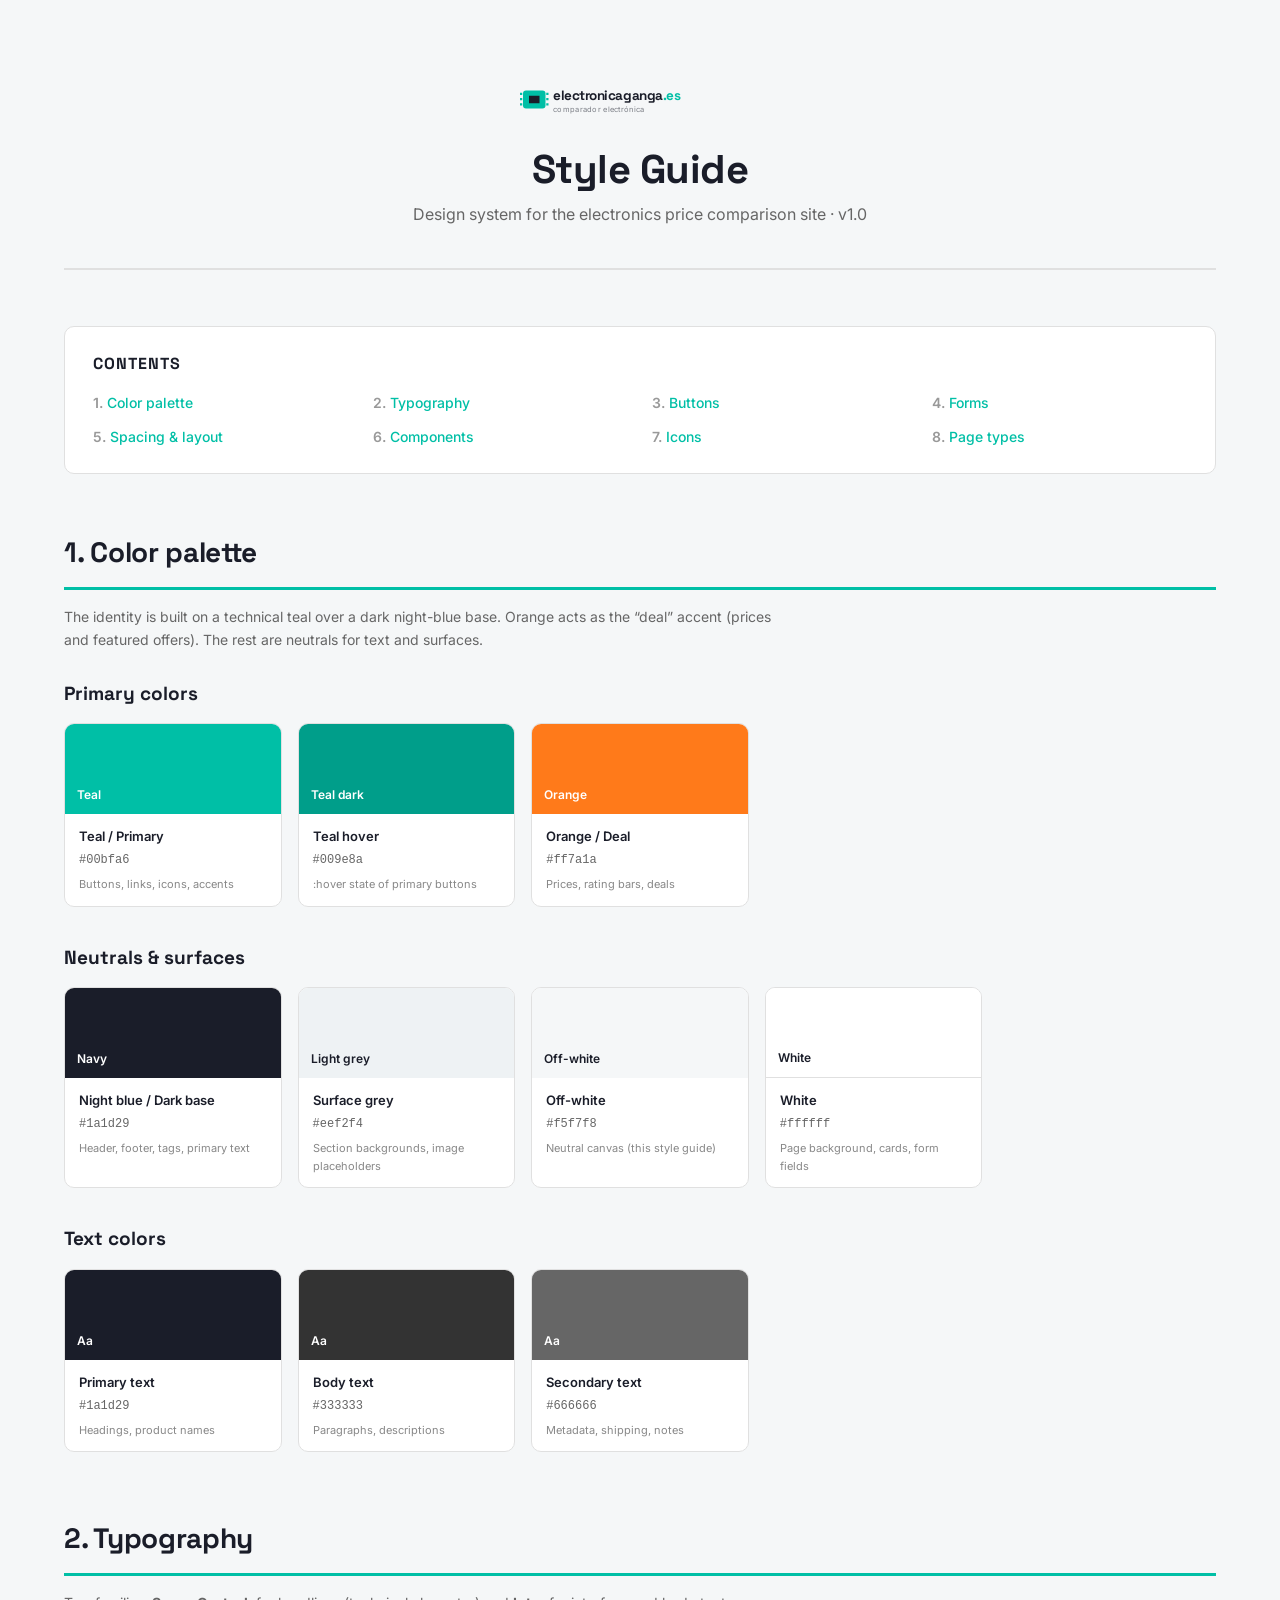
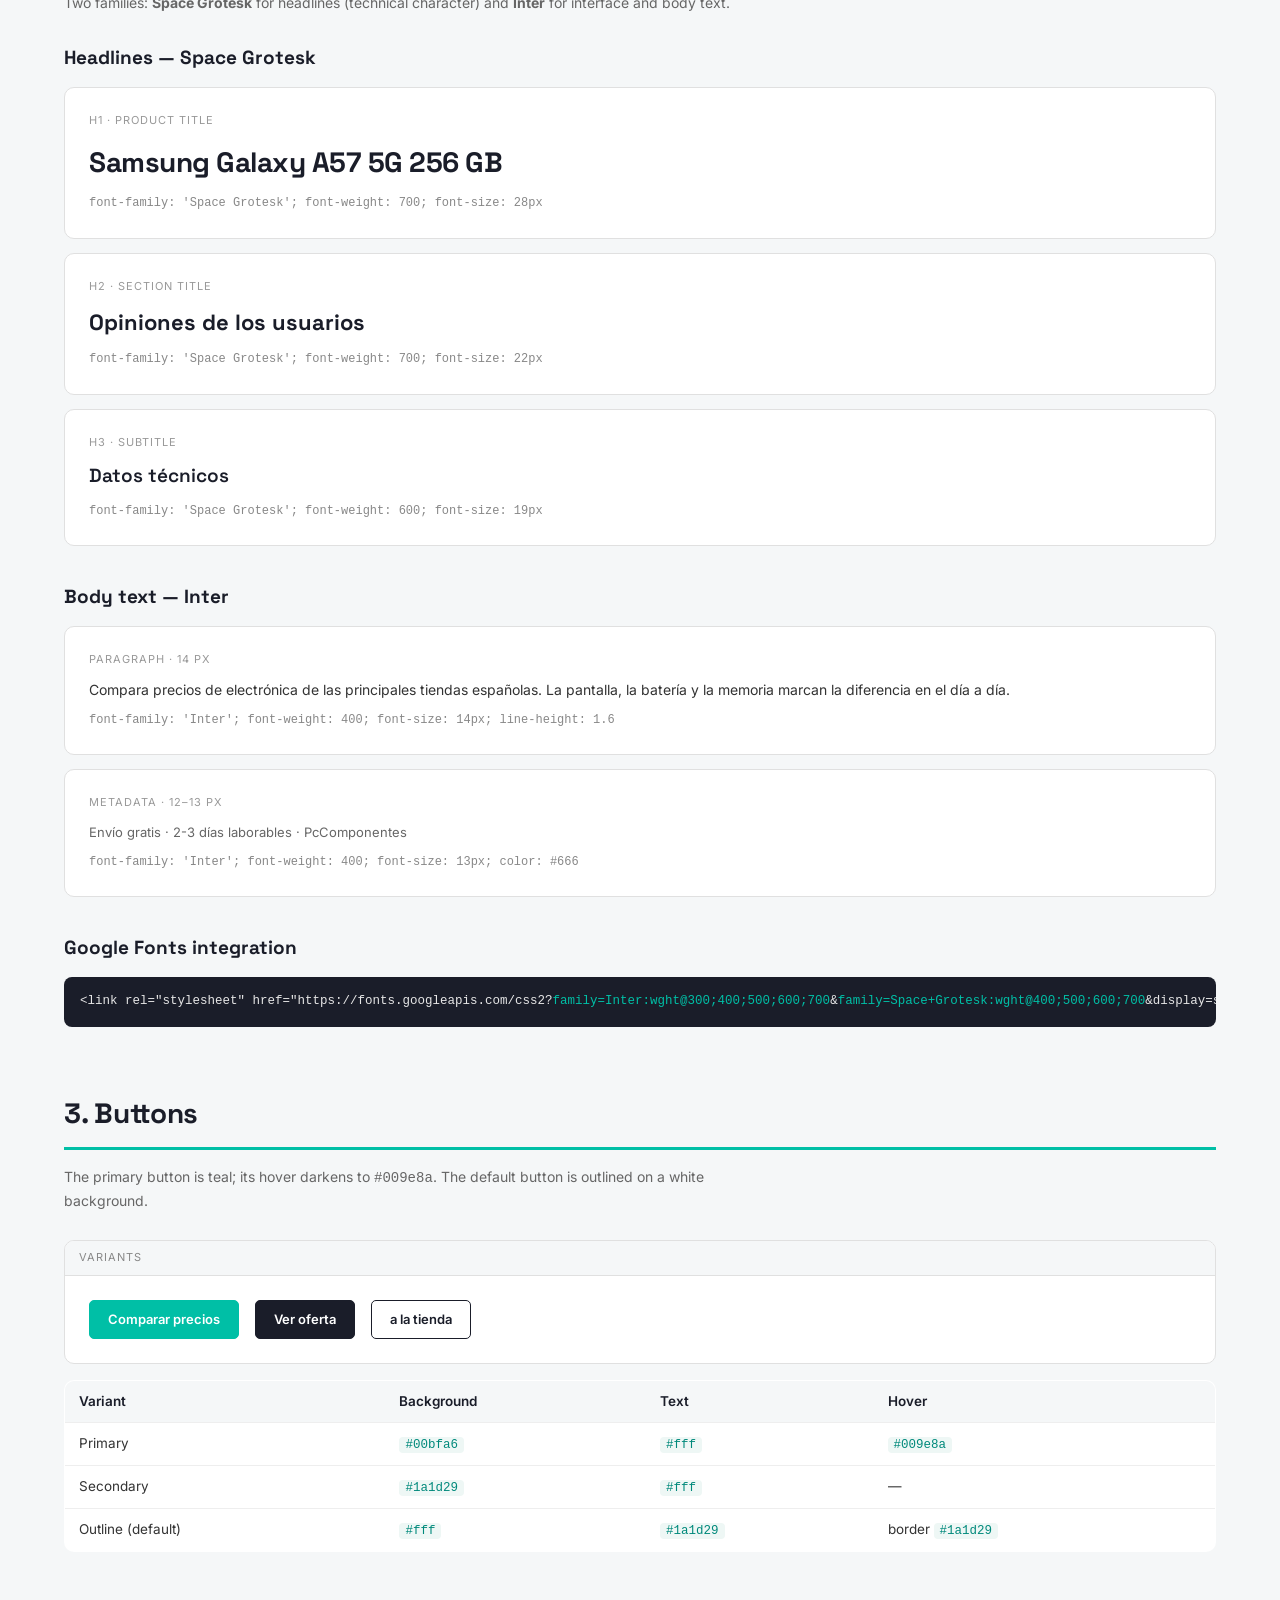
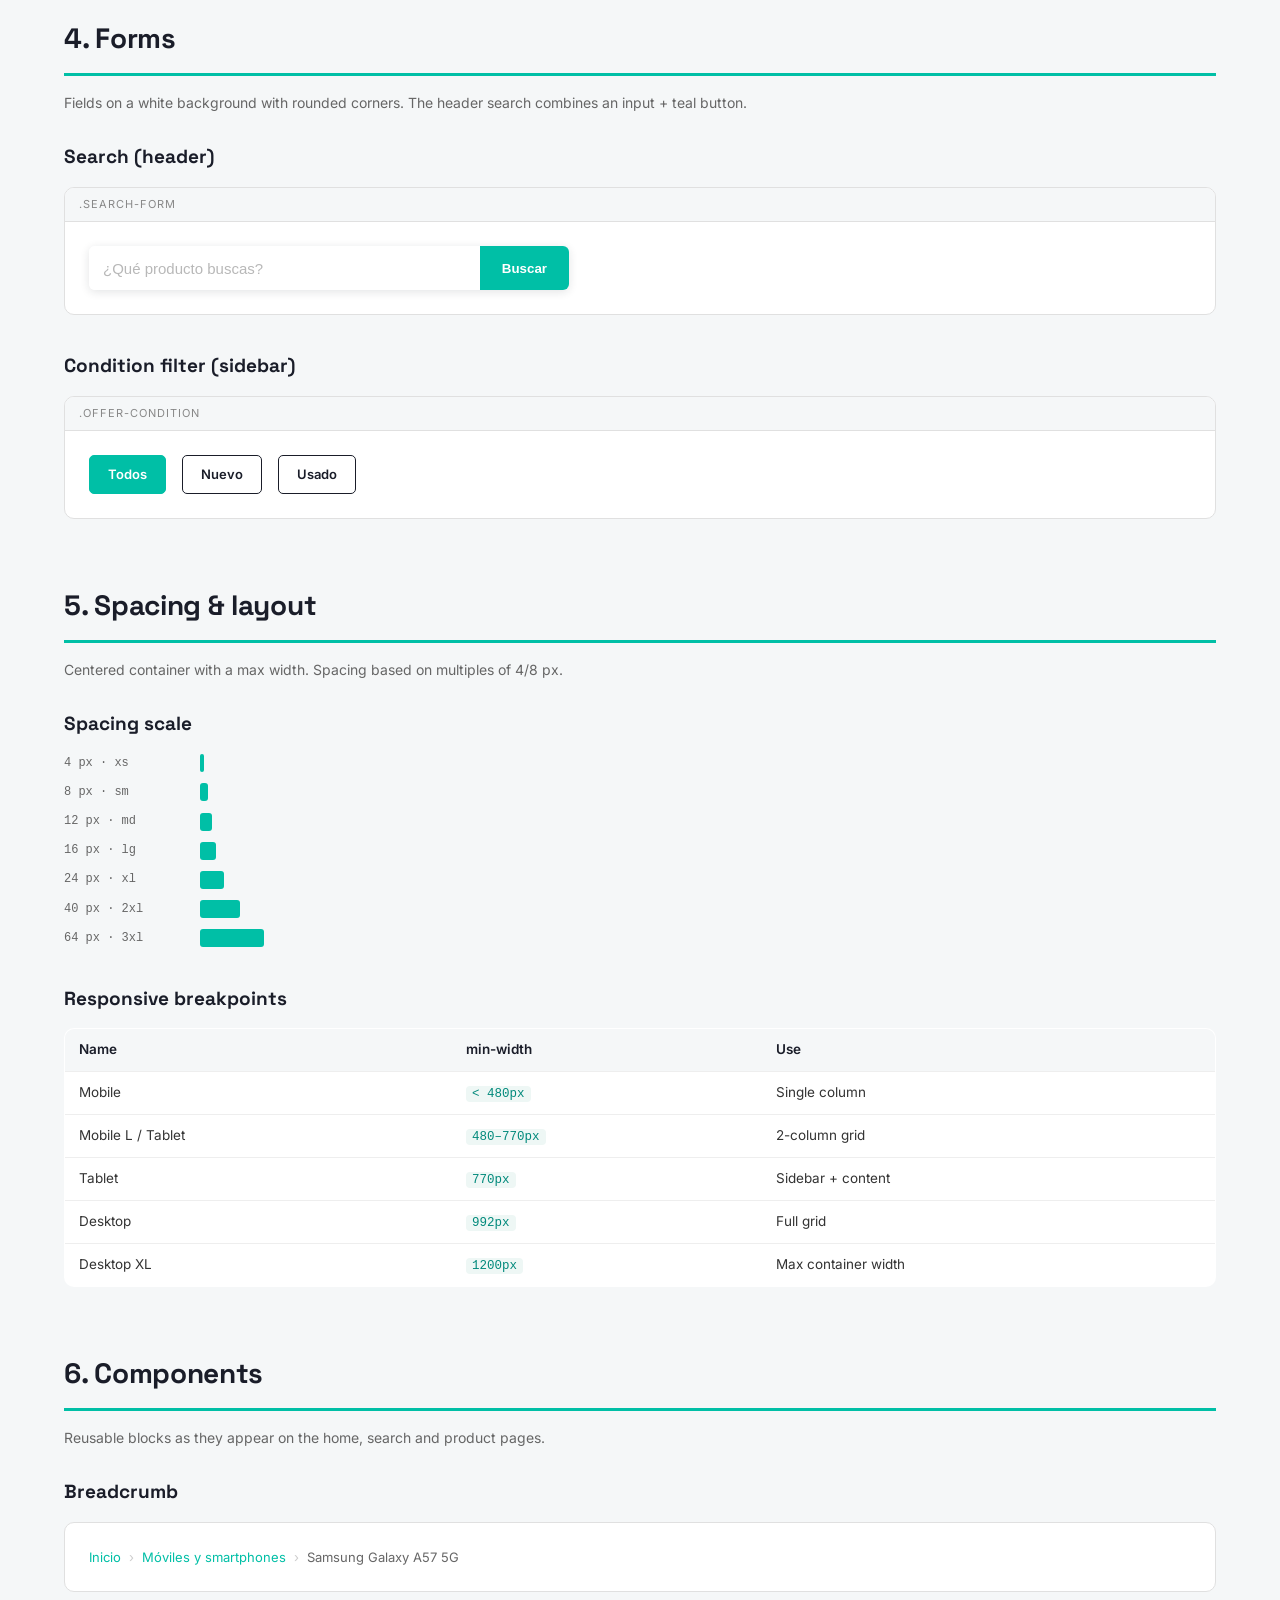
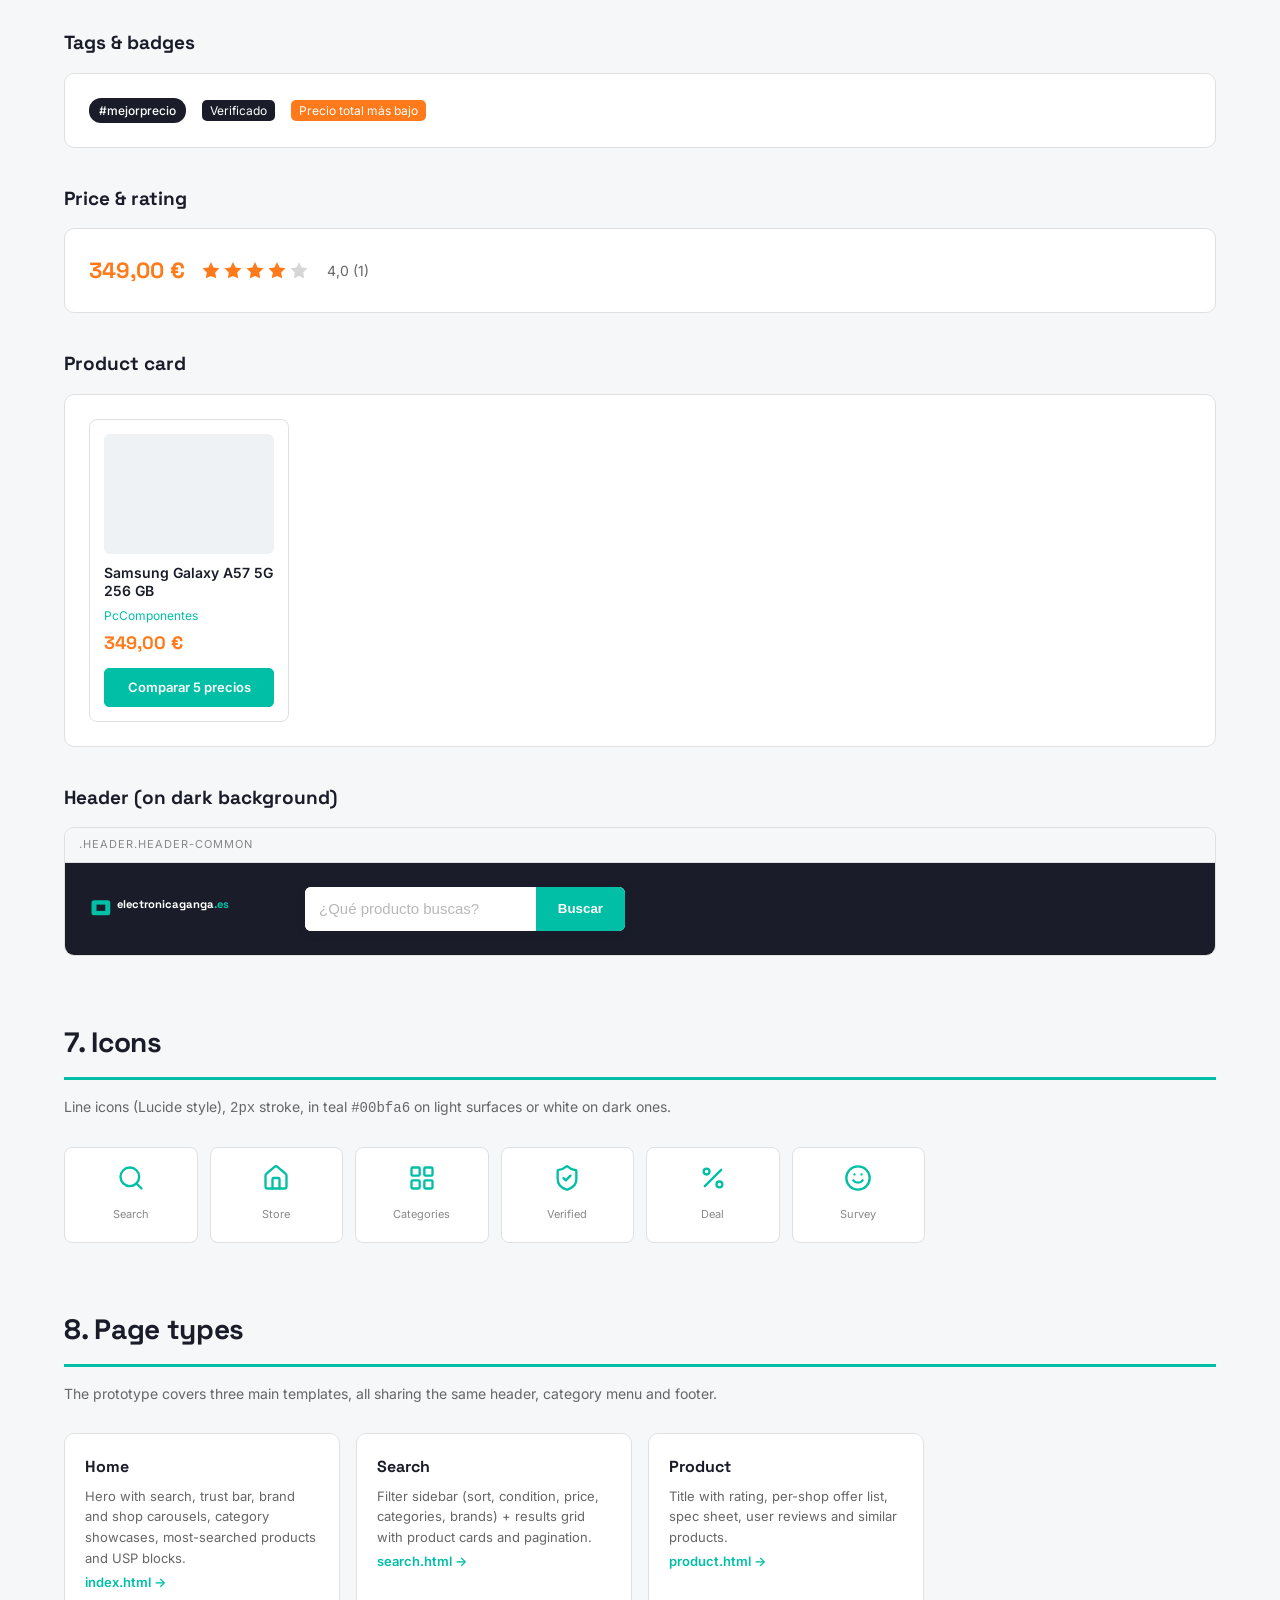
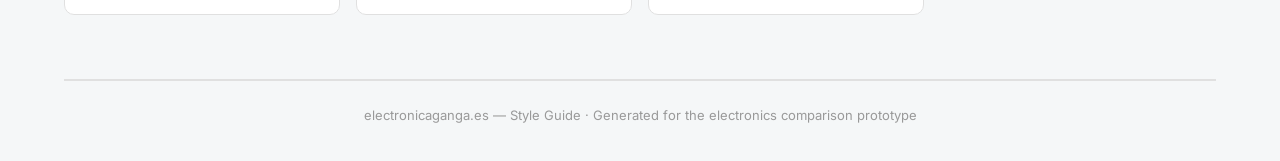
<file: electronicaganga/Styleguide.html>
<!DOCTYPE html>
<html lang="es">
<head>
<meta charset="UTF-8">
<meta name="viewport" content="width=device-width, initial-scale=1.0">
<title>electronicaganga.es — Style Guide</title>
<link rel="preconnect" href="https://fonts.googleapis.com">
<link rel="preconnect" href="https://fonts.gstatic.com" crossorigin>
<link rel="stylesheet" href="https://fonts.googleapis.com/css2?family=Inter:wght@300;400;500;600;700&family=Space+Grotesk:wght@400;500;600;700&display=swap">
<style>
  * { box-sizing: border-box; margin: 0; padding: 0; }
  body { font-family: 'Inter', sans-serif; color: #333; background: #f5f7f8; line-height: 1.6; }

  /* Layout */
  .sg-wrapper { max-width: 1200px; margin: 0 auto; padding: 40px 24px; }
  .sg-header { text-align: center; margin-bottom: 56px; padding: 40px 0; border-bottom: 2px solid #e0e0e0; }
  .sg-header .sg-logo { display:inline-flex; align-items:center; gap:12px; margin-bottom:16px; }
  .sg-header h1 { font-family: 'Space Grotesk', sans-serif; font-size: 40px; color: #1a1d29; letter-spacing: -0.5px; }
  .sg-header p { font-size: 16px; color: #666; }

  .sg-toc { background:#fff; border:1px solid #e0e0e0; border-radius:10px; padding:24px 28px; margin-bottom:56px; }
  .sg-toc h2 { font-family:'Space Grotesk',sans-serif; font-size:16px; color:#1a1d29; margin-bottom:14px; text-transform:uppercase; letter-spacing:1px; }
  .sg-toc ol { list-style:none; display:grid; grid-template-columns:repeat(auto-fill,minmax(200px,1fr)); gap:8px 24px; counter-reset:toc; }
  .sg-toc li { counter-increment:toc; }
  .sg-toc a { color:#00bfa6; text-decoration:none; font-size:14px; font-weight:500; }
  .sg-toc a::before { content:counter(toc) ". "; color:#999; font-weight:600; }
  .sg-toc a:hover { text-decoration:underline; }

  .sg-section { margin-bottom: 64px; scroll-margin-top: 20px; }
  .sg-section-title { font-family:'Space Grotesk',sans-serif; font-size:28px; color:#1a1d29; margin-bottom:8px; padding-bottom:12px; border-bottom:3px solid #00bfa6; letter-spacing:-0.3px; }
  .sg-section-desc { font-size:14px; color:#666; margin:16px 0 28px; max-width:720px; }
  .sg-subsection { margin-bottom:36px; }
  .sg-subsection-title { font-family:'Space Grotesk',sans-serif; font-size:19px; color:#1a1d29; margin-bottom:14px; }

  /* Colors */
  .sg-colors { display:grid; grid-template-columns:repeat(auto-fill,minmax(200px,1fr)); gap:16px; }
  .sg-color-card { background:#fff; border:1px solid #e0e0e0; border-radius:10px; overflow:hidden; }
  .sg-color-swatch { height:90px; display:flex; align-items:flex-end; justify-content:flex-start; padding:10px 12px; color:#fff; font-size:12px; font-weight:600; }
  .sg-color-info { padding:12px 14px; }
  .sg-color-name { font-weight:600; font-size:13px; color:#1a1d29; margin-bottom:4px; }
  .sg-color-hex { font-size:12px; color:#666; font-family:'SFMono-Regular',Consolas,monospace; }
  .sg-color-usage { font-size:11px; color:#888; margin-top:6px; }

  /* Type samples */
  .sg-type-sample { background:#fff; border:1px solid #e0e0e0; border-radius:10px; padding:24px; margin-bottom:14px; }
  .sg-type-label { font-size:11px; text-transform:uppercase; letter-spacing:1px; color:#999; margin-bottom:10px; }
  .sg-type-meta { font-size:12px; color:#888; margin-top:10px; font-family:monospace; }

  /* Preview boxes */
  .sg-preview { background:#fff; border:1px solid #e0e0e0; border-radius:10px; overflow:hidden; margin-bottom:16px; }
  .sg-preview-header { background:#f5f7f8; border-bottom:1px solid #e0e0e0; padding:8px 14px; font-size:11px; text-transform:uppercase; letter-spacing:1px; color:#888; }
  .sg-preview-body { padding:24px; display:flex; flex-wrap:wrap; gap:16px; align-items:center; }
  .sg-preview-body--dark { background:#1a1d29; }

  /* Code */
  .sg-code { background:#1a1d29; color:#e6e6e6; border-radius:8px; padding:14px 16px; font-family:'SFMono-Regular',Consolas,monospace; font-size:12.5px; line-height:1.7; overflow-x:auto; white-space:pre; }
  .sg-code .tok { color:#00bfa6; }

  /* Tables */
  .sg-table { width:100%; border-collapse:collapse; background:#fff; border:1px solid #e0e0e0; border-radius:10px; overflow:hidden; font-size:13.5px; }
  .sg-table th, .sg-table td { text-align:left; padding:10px 14px; border-bottom:1px solid #eee; }
  .sg-table th { background:#f5f7f8; font-weight:600; color:#1a1d29; }
  .sg-table tr:last-child td { border-bottom:0; }
  .sg-table code { font-family:monospace; font-size:12.5px; color:#00897b; background:#eef7f5; padding:1px 6px; border-radius:4px; }

  /* Spacing */
  .sg-spacing-item { display:flex; align-items:center; gap:16px; margin-bottom:10px; }
  .sg-spacing-bar { background:#00bfa6; height:18px; border-radius:3px; }
  .sg-spacing-item .label { font-family:monospace; font-size:12px; color:#666; width:120px; }

  /* Live component demo styles (mirrors production tokens) */
  .demo-btn { font-family:'Inter',sans-serif; font-size:13px; font-weight:600; border-radius:5px; padding:8px 18px; cursor:pointer; display:inline-block; text-align:center; border:1px solid #1a1d29; background:#fff; color:#1a1d29; text-decoration:none; }
  .demo-btn.primary { background:#00bfa6; border-color:#00bfa6; color:#fff; }
  .demo-btn.primary:hover { background:#009e8a; border-color:#009e8a; }
  .demo-btn.secondary { background:#1a1d29; border-color:#1a1d29; color:#fff; }
  .demo-tag { display:inline-block; background:#1a1d29; font-size:12px; font-weight:500; color:#fff; border-radius:12px; padding:3px 10px; }
  .demo-badge { border-radius:5px; padding:1px 8px; color:#fff; background:#1a1d29; font-size:12px; }
  .demo-badge.deal { background:#ff7a1a; }
  .demo-search { display:flex; height:44px; background:#fff; border-radius:6px; overflow:hidden; box-shadow:0 2px 10px rgba(26,29,41,.12); max-width:480px; width:100%; }
  .demo-search input { border:0; flex-grow:1; padding:0 14px; font-size:15px; color:#000; outline:none; }
  .demo-search input::placeholder { color:#b8b8b8; }
  .demo-search button { border:0; background:#00bfa6; color:#fff; font-weight:600; padding:0 22px; cursor:pointer; }
  .demo-price { font-family:'Space Grotesk',sans-serif; font-weight:700; color:#ff7a1a; font-size:22px; }
  .demo-stars { display:inline-block; width:110px; height:20px; vertical-align:middle;
    background:linear-gradient(90deg,#ff7a1a 80%,#d6d6d6 80%);
    -webkit-mask:url("data:image/svg+xml,%3Csvg xmlns='http://www.w3.org/2000/svg' width='110' height='20' viewBox='0 0 110 20'%3E%3Cg fill='black'%3E%3Cpath d='M10 1l2.6 5.4 5.9.9-4.3 4.1 1 5.9L10 14.9 4.8 17.3l1-5.9L1.5 7.3l5.9-.9z'/%3E%3Cpath d='M32 1l2.6 5.4 5.9.9-4.3 4.1 1 5.9L32 14.9l-5.2 2.4 1-5.9-4.3-4.1 5.9-.9z'/%3E%3Cpath d='M54 1l2.6 5.4 5.9.9-4.3 4.1 1 5.9L54 14.9l-5.2 2.4 1-5.9-4.3-4.1 5.9-.9z'/%3E%3Cpath d='M76 1l2.6 5.4 5.9.9-4.3 4.1 1 5.9L76 14.9l-5.2 2.4 1-5.9-4.3-4.1 5.9-.9z'/%3E%3Cpath d='M98 1l2.6 5.4 5.9.9-4.3 4.1 1 5.9L98 14.9l-5.2 2.4 1-5.9-4.3-4.1 5.9-.9z'/%3E%3C/g%3E%3C/svg%3E") no-repeat;
    mask:url("data:image/svg+xml,%3Csvg xmlns='http://www.w3.org/2000/svg' width='110' height='20' viewBox='0 0 110 20'%3E%3Cg fill='black'%3E%3Cpath d='M10 1l2.6 5.4 5.9.9-4.3 4.1 1 5.9L10 14.9 4.8 17.3l1-5.9L1.5 7.3l5.9-.9z'/%3E%3Cpath d='M32 1l2.6 5.4 5.9.9-4.3 4.1 1 5.9L32 14.9l-5.2 2.4 1-5.9-4.3-4.1 5.9-.9z'/%3E%3Cpath d='M54 1l2.6 5.4 5.9.9-4.3 4.1 1 5.9L54 14.9l-5.2 2.4 1-5.9-4.3-4.1 5.9-.9z'/%3E%3Cpath d='M76 1l2.6 5.4 5.9.9-4.3 4.1 1 5.9L76 14.9l-5.2 2.4 1-5.9-4.3-4.1 5.9-.9z'/%3E%3Cpath d='M98 1l2.6 5.4 5.9.9-4.3 4.1 1 5.9L98 14.9l-5.2 2.4 1-5.9-4.3-4.1 5.9-.9z'/%3E%3C/g%3E%3C/svg%3E") no-repeat; }
  .demo-breadcrumb { font-size:13px; color:#666; }
  .demo-breadcrumb a { color:#00bfa6; text-decoration:none; }
  .demo-breadcrumb span { margin:0 8px; color:#ccc; }
  .demo-card { width:200px; border:1px solid #e0e0e0; border-radius:8px; padding:14px; background:#fff; }
  .demo-card__img { height:120px; background:#eef2f4; border-radius:6px; margin-bottom:10px; }
  .demo-card__title { font-size:14px; font-weight:600; color:#1a1d29; margin-bottom:6px; line-height:1.3; }
  .demo-card__shop { font-size:12px; color:#00bfa6; margin-bottom:4px; }
  .sg-icon-grid { display:grid; grid-template-columns:repeat(auto-fill,minmax(120px,1fr)); gap:12px; }
  .sg-icon-item { background:#fff; border:1px solid #e0e0e0; border-radius:8px; padding:16px; text-align:center; }
  .sg-icon-item svg { display:block; margin:0 auto 8px; }
  .sg-icon-item span { font-size:11px; color:#888; }
  .sg-pages { display:grid; grid-template-columns:repeat(auto-fill,minmax(220px,1fr)); gap:16px; }
  .sg-page-card { background:#fff; border:1px solid #e0e0e0; border-radius:10px; padding:20px; }
  .sg-page-card h3 { font-family:'Space Grotesk',sans-serif; font-size:16px; color:#1a1d29; margin-bottom:6px; }
  .sg-page-card p { font-size:13px; color:#666; }
  .sg-page-card a { color:#00bfa6; font-size:13px; font-weight:600; text-decoration:none; }
  .sg-footer { margin-top:60px; padding-top:24px; border-top:2px solid #e0e0e0; text-align:center; font-size:13px; color:#999; }
</style>
</head>
<body>
<div class="sg-wrapper">

  <header class="sg-header">
    <div class="sg-logo">
      <svg xmlns="http://www.w3.org/2000/svg" width="240" height="42" viewBox="0 0 320 56" aria-label="electronicaganga.es">
        <g fill="#00bfa6" transform="translate(4,14)">
          <rect x="0" y="0" width="30" height="24" rx="4"></rect>
          <rect x="8" y="7" width="14" height="10" fill="#1a1d29"></rect>
          <rect x="-4" y="3" width="3" height="3"></rect><rect x="-4" y="10" width="3" height="3"></rect><rect x="-4" y="17" width="3" height="3"></rect>
          <rect x="31" y="3" width="3" height="3"></rect><rect x="31" y="10" width="3" height="3"></rect><rect x="31" y="17" width="3" height="3"></rect>
        </g>
        <text x="44" y="26" fill="#1a1d29" font-family="Space Grotesk, sans-serif" font-size="18" font-weight="700" letter-spacing="-0.6">electronicaganga<tspan fill="#00bfa6">.es</tspan></text>
        <text x="44" y="43" fill="rgba(26,29,41,0.55)" font-family="Inter, sans-serif" font-size="10" letter-spacing="0.4">comparador electrónica</text>
      </svg>
    </div>
    <h1>Style Guide</h1>
    <p>Design system for the electronics price comparison site · v1.0</p>
  </header>

  <nav class="sg-toc">
    <h2>Contents</h2>
    <ol>
      <li><a href="#colores">Color palette</a></li>
      <li><a href="#tipografia">Typography</a></li>
      <li><a href="#botones">Buttons</a></li>
      <li><a href="#formularios">Forms</a></li>
      <li><a href="#spacing">Spacing &amp; layout</a></li>
      <li><a href="#componentes">Components</a></li>
      <li><a href="#iconos">Icons</a></li>
      <li><a href="#paginas">Page types</a></li>
    </ol>
  </nav>

  <!-- 1. COLORS -->
  <section class="sg-section" id="colores">
    <h2 class="sg-section-title">1. Color palette</h2>
    <p class="sg-section-desc">The identity is built on a technical teal over a dark night-blue base. Orange acts as the “deal” accent (prices and featured offers). The rest are neutrals for text and surfaces.</p>

    <div class="sg-subsection">
      <h3 class="sg-subsection-title">Primary colors</h3>
      <div class="sg-colors">
        <div class="sg-color-card">
          <div class="sg-color-swatch" style="background:#00bfa6;">Teal</div>
          <div class="sg-color-info"><div class="sg-color-name">Teal / Primary</div><div class="sg-color-hex">#00bfa6</div><div class="sg-color-usage">Buttons, links, icons, accents</div></div>
        </div>
        <div class="sg-color-card">
          <div class="sg-color-swatch" style="background:#009e8a;">Teal dark</div>
          <div class="sg-color-info"><div class="sg-color-name">Teal hover</div><div class="sg-color-hex">#009e8a</div><div class="sg-color-usage">:hover state of primary buttons</div></div>
        </div>
        <div class="sg-color-card">
          <div class="sg-color-swatch" style="background:#ff7a1a;">Orange</div>
          <div class="sg-color-info"><div class="sg-color-name">Orange / Deal</div><div class="sg-color-hex">#ff7a1a</div><div class="sg-color-usage">Prices, rating bars, deals</div></div>
        </div>
      </div>
    </div>

    <div class="sg-subsection">
      <h3 class="sg-subsection-title">Neutrals &amp; surfaces</h3>
      <div class="sg-colors">
        <div class="sg-color-card">
          <div class="sg-color-swatch" style="background:#1a1d29;">Navy</div>
          <div class="sg-color-info"><div class="sg-color-name">Night blue / Dark base</div><div class="sg-color-hex">#1a1d29</div><div class="sg-color-usage">Header, footer, tags, primary text</div></div>
        </div>
        <div class="sg-color-card">
          <div class="sg-color-swatch" style="background:#eef2f4; color:#1a1d29;">Light grey</div>
          <div class="sg-color-info"><div class="sg-color-name">Surface grey</div><div class="sg-color-hex">#eef2f4</div><div class="sg-color-usage">Section backgrounds, image placeholders</div></div>
        </div>
        <div class="sg-color-card">
          <div class="sg-color-swatch" style="background:#f5f7f8; color:#1a1d29;">Off-white</div>
          <div class="sg-color-info"><div class="sg-color-name">Off-white</div><div class="sg-color-hex">#f5f7f8</div><div class="sg-color-usage">Neutral canvas (this style guide)</div></div>
        </div>
        <div class="sg-color-card">
          <div class="sg-color-swatch" style="background:#ffffff; color:#1a1d29; border-bottom:1px solid #e0e0e0;">White</div>
          <div class="sg-color-info"><div class="sg-color-name">White</div><div class="sg-color-hex">#ffffff</div><div class="sg-color-usage">Page background, cards, form fields</div></div>
        </div>
      </div>
    </div>

    <div class="sg-subsection">
      <h3 class="sg-subsection-title">Text colors</h3>
      <div class="sg-colors">
        <div class="sg-color-card">
          <div class="sg-color-swatch" style="background:#1a1d29;">Aa</div>
          <div class="sg-color-info"><div class="sg-color-name">Primary text</div><div class="sg-color-hex">#1a1d29</div><div class="sg-color-usage">Headings, product names</div></div>
        </div>
        <div class="sg-color-card">
          <div class="sg-color-swatch" style="background:#333333;">Aa</div>
          <div class="sg-color-info"><div class="sg-color-name">Body text</div><div class="sg-color-hex">#333333</div><div class="sg-color-usage">Paragraphs, descriptions</div></div>
        </div>
        <div class="sg-color-card">
          <div class="sg-color-swatch" style="background:#666666;">Aa</div>
          <div class="sg-color-info"><div class="sg-color-name">Secondary text</div><div class="sg-color-hex">#666666</div><div class="sg-color-usage">Metadata, shipping, notes</div></div>
        </div>
      </div>
    </div>
  </section>

  <!-- 2. TYPOGRAPHY -->
  <section class="sg-section" id="tipografia">
    <h2 class="sg-section-title">2. Typography</h2>
    <p class="sg-section-desc">Two families: <strong>Space Grotesk</strong> for headlines (technical character) and <strong>Inter</strong> for interface and body text.</p>

    <div class="sg-subsection">
      <h3 class="sg-subsection-title">Headlines — Space Grotesk</h3>
      <div class="sg-type-sample">
        <div class="sg-type-label">H1 · Product title</div>
        <div style="font-family:'Space Grotesk',sans-serif; font-weight:700; font-size:28px; color:#1a1d29; letter-spacing:-0.5px;">Samsung Galaxy A57 5G 256 GB</div>
        <div class="sg-type-meta">font-family: 'Space Grotesk'; font-weight: 700; font-size: 28px</div>
      </div>
      <div class="sg-type-sample">
        <div class="sg-type-label">H2 · Section title</div>
        <div style="font-family:'Space Grotesk',sans-serif; font-weight:700; font-size:22px; color:#1a1d29;">Opiniones de los usuarios</div>
        <div class="sg-type-meta">font-family: 'Space Grotesk'; font-weight: 700; font-size: 22px</div>
      </div>
      <div class="sg-type-sample">
        <div class="sg-type-label">H3 · Subtitle</div>
        <div style="font-family:'Space Grotesk',sans-serif; font-weight:600; font-size:19px; color:#1a1d29;">Datos técnicos</div>
        <div class="sg-type-meta">font-family: 'Space Grotesk'; font-weight: 600; font-size: 19px</div>
      </div>
    </div>

    <div class="sg-subsection">
      <h3 class="sg-subsection-title">Body text — Inter</h3>
      <div class="sg-type-sample">
        <div class="sg-type-label">Paragraph · 14 px</div>
        <div style="font-family:'Inter',sans-serif; font-size:14px; color:#333;">Compara precios de electrónica de las principales tiendas españolas. La pantalla, la batería y la memoria marcan la diferencia en el día a día.</div>
        <div class="sg-type-meta">font-family: 'Inter'; font-weight: 400; font-size: 14px; line-height: 1.6</div>
      </div>
      <div class="sg-type-sample">
        <div class="sg-type-label">Metadata · 12–13 px</div>
        <div style="font-family:'Inter',sans-serif; font-size:13px; color:#666;">Envío gratis · 2-3 días laborables · PcComponentes</div>
        <div class="sg-type-meta">font-family: 'Inter'; font-weight: 400; font-size: 13px; color: #666</div>
      </div>
    </div>

    <div class="sg-subsection">
      <h3 class="sg-subsection-title">Google Fonts integration</h3>
      <div class="sg-code">&lt;link rel="stylesheet" href="https://fonts.googleapis.com/css2?<span class="tok">family=Inter:wght@300;400;500;600;700</span>&amp;<span class="tok">family=Space+Grotesk:wght@400;500;600;700</span>&amp;display=swap"&gt;</div>
    </div>
  </section>

  <!-- 3. BUTTONS -->
  <section class="sg-section" id="botones">
    <h2 class="sg-section-title">3. Buttons</h2>
    <p class="sg-section-desc">The primary button is teal; its hover darkens to <code>#009e8a</code>. The default button is outlined on a white background.</p>
    <div class="sg-preview">
      <div class="sg-preview-header">Variants</div>
      <div class="sg-preview-body">
        <a class="demo-btn primary" href="#botones">Comparar precios</a>
        <a class="demo-btn secondary" href="#botones">Ver oferta</a>
        <a class="demo-btn" href="#botones">a la tienda</a>
      </div>
    </div>
    <table class="sg-table">
      <tr><th>Variant</th><th>Background</th><th>Text</th><th>Hover</th></tr>
      <tr><td>Primary</td><td><code>#00bfa6</code></td><td><code>#fff</code></td><td><code>#009e8a</code></td></tr>
      <tr><td>Secondary</td><td><code>#1a1d29</code></td><td><code>#fff</code></td><td>—</td></tr>
      <tr><td>Outline (default)</td><td><code>#fff</code></td><td><code>#1a1d29</code></td><td>border <code>#1a1d29</code></td></tr>
    </table>
  </section>

  <!-- 4. FORMS -->
  <section class="sg-section" id="formularios">
    <h2 class="sg-section-title">4. Forms</h2>
    <p class="sg-section-desc">Fields on a white background with rounded corners. The header search combines an input + teal button.</p>

    <div class="sg-subsection">
      <h3 class="sg-subsection-title">Search (header)</h3>
      <div class="sg-preview">
        <div class="sg-preview-header">.search-form</div>
        <div class="sg-preview-body">
          <div class="demo-search">
            <input type="text" placeholder="¿Qué producto buscas?">
            <button type="button">Buscar</button>
          </div>
        </div>
      </div>
    </div>

    <div class="sg-subsection">
      <h3 class="sg-subsection-title">Condition filter (sidebar)</h3>
      <div class="sg-preview">
        <div class="sg-preview-header">.offer-condition</div>
        <div class="sg-preview-body">
          <span class="demo-btn primary">Todos</span>
          <span class="demo-btn">Nuevo</span>
          <span class="demo-btn">Usado</span>
        </div>
      </div>
    </div>
  </section>

  <!-- 5. SPACING -->
  <section class="sg-section" id="spacing">
    <h2 class="sg-section-title">5. Spacing &amp; layout</h2>
    <p class="sg-section-desc">Centered container with a max width. Spacing based on multiples of 4/8 px.</p>

    <div class="sg-subsection">
      <h3 class="sg-subsection-title">Spacing scale</h3>
      <div class="sg-spacing-item"><span class="label">4 px · xs</span><span class="sg-spacing-bar" style="width:4px;"></span></div>
      <div class="sg-spacing-item"><span class="label">8 px · sm</span><span class="sg-spacing-bar" style="width:8px;"></span></div>
      <div class="sg-spacing-item"><span class="label">12 px · md</span><span class="sg-spacing-bar" style="width:12px;"></span></div>
      <div class="sg-spacing-item"><span class="label">16 px · lg</span><span class="sg-spacing-bar" style="width:16px;"></span></div>
      <div class="sg-spacing-item"><span class="label">24 px · xl</span><span class="sg-spacing-bar" style="width:24px;"></span></div>
      <div class="sg-spacing-item"><span class="label">40 px · 2xl</span><span class="sg-spacing-bar" style="width:40px;"></span></div>
      <div class="sg-spacing-item"><span class="label">64 px · 3xl</span><span class="sg-spacing-bar" style="width:64px;"></span></div>
    </div>

    <div class="sg-subsection">
      <h3 class="sg-subsection-title">Responsive breakpoints</h3>
      <table class="sg-table">
        <tr><th>Name</th><th>min-width</th><th>Use</th></tr>
        <tr><td>Mobile</td><td><code>&lt; 480px</code></td><td>Single column</td></tr>
        <tr><td>Mobile L / Tablet</td><td><code>480–770px</code></td><td>2-column grid</td></tr>
        <tr><td>Tablet</td><td><code>770px</code></td><td>Sidebar + content</td></tr>
        <tr><td>Desktop</td><td><code>992px</code></td><td>Full grid</td></tr>
        <tr><td>Desktop XL</td><td><code>1200px</code></td><td>Max container width</td></tr>
      </table>
    </div>
  </section>

  <!-- 6. COMPONENTS -->
  <section class="sg-section" id="componentes">
    <h2 class="sg-section-title">6. Components</h2>
    <p class="sg-section-desc">Reusable blocks as they appear on the home, search and product pages.</p>

    <div class="sg-subsection">
      <h3 class="sg-subsection-title">Breadcrumb</h3>
      <div class="sg-preview"><div class="sg-preview-body">
        <span class="demo-breadcrumb"><a href="#componentes">Inicio</a><span>›</span><a href="#componentes">Móviles y smartphones</a><span>›</span>Samsung Galaxy A57 5G</span>
      </div></div>
    </div>

    <div class="sg-subsection">
      <h3 class="sg-subsection-title">Tags &amp; badges</h3>
      <div class="sg-preview"><div class="sg-preview-body">
        <span class="demo-tag">#mejorprecio</span>
        <span class="demo-badge">Verificado</span>
        <span class="demo-badge deal">Precio total más bajo</span>
      </div></div>
    </div>

    <div class="sg-subsection">
      <h3 class="sg-subsection-title">Price &amp; rating</h3>
      <div class="sg-preview"><div class="sg-preview-body">
        <span class="demo-price">349,00&nbsp;€</span>
        <span class="demo-stars" title="4,0 de 5"></span>
        <span style="font-size:14px;color:#666;">4,0 (1)</span>
      </div></div>
    </div>

    <div class="sg-subsection">
      <h3 class="sg-subsection-title">Product card</h3>
      <div class="sg-preview"><div class="sg-preview-body">
        <div class="demo-card">
          <div class="demo-card__img"></div>
          <div class="demo-card__title">Samsung Galaxy A57 5G 256 GB</div>
          <div class="demo-card__shop">PcComponentes</div>
          <span class="demo-price" style="font-size:18px;">349,00&nbsp;€</span>
          <div style="margin-top:10px;"><a class="demo-btn primary" style="width:100%;" href="#componentes">Comparar 5 precios</a></div>
        </div>
      </div></div>
    </div>

    <div class="sg-subsection">
      <h3 class="sg-subsection-title">Header (on dark background)</h3>
      <div class="sg-preview">
        <div class="sg-preview-header">.header.header-common</div>
        <div class="sg-preview-body sg-preview-body--dark">
          <svg xmlns="http://www.w3.org/2000/svg" width="200" height="36" viewBox="0 0 320 56">
            <g fill="#00bfa6" transform="translate(4,14)"><rect x="0" y="0" width="30" height="24" rx="4"></rect><rect x="8" y="7" width="14" height="10" fill="#1a1d29"></rect></g>
            <text x="44" y="26" fill="#fff" font-family="Space Grotesk, sans-serif" font-size="18" font-weight="700">electronicaganga<tspan fill="#00bfa6">.es</tspan></text>
          </svg>
          <div class="demo-search" style="max-width:320px;"><input type="text" placeholder="¿Qué producto buscas?"><button type="button">Buscar</button></div>
        </div>
      </div>
    </div>
  </section>

  <!-- 7. ICONS -->
  <section class="sg-section" id="iconos">
    <h2 class="sg-section-title">7. Icons</h2>
    <p class="sg-section-desc">Line icons (Lucide style), <code>2px</code> stroke, in teal <code>#00bfa6</code> on light surfaces or white on dark ones.</p>
    <div class="sg-icon-grid">
      <div class="sg-icon-item"><svg width="28" height="28" viewBox="0 0 24 24" fill="none" stroke="#00bfa6" stroke-width="2" stroke-linecap="round" stroke-linejoin="round"><circle cx="11" cy="11" r="8"/><path d="m21 21-4.3-4.3"/></svg><span>Search</span></div>
      <div class="sg-icon-item"><svg width="28" height="28" viewBox="0 0 24 24" fill="none" stroke="#00bfa6" stroke-width="2" stroke-linecap="round" stroke-linejoin="round"><path d="M15 21v-8a1 1 0 0 0-1-1h-4a1 1 0 0 0-1 1v8"/><path d="M3 10a2 2 0 0 1 .709-1.528l7-5.999a2 2 0 0 1 2.582 0l7 5.999A2 2 0 0 1 21 10v9a2 2 0 0 1-2 2H5a2 2 0 0 1-2-2z"/></svg><span>Store</span></div>
      <div class="sg-icon-item"><svg width="28" height="28" viewBox="0 0 24 24" fill="none" stroke="#00bfa6" stroke-width="2" stroke-linecap="round" stroke-linejoin="round"><rect width="7" height="7" x="3" y="3" rx="1"/><rect width="7" height="7" x="14" y="3" rx="1"/><rect width="7" height="7" x="14" y="14" rx="1"/><rect width="7" height="7" x="3" y="14" rx="1"/></svg><span>Categories</span></div>
      <div class="sg-icon-item"><svg width="28" height="28" viewBox="0 0 24 24" fill="none" stroke="#00bfa6" stroke-width="2" stroke-linecap="round" stroke-linejoin="round"><path d="M20 13c0 5-3.5 7.5-7.66 8.95a1 1 0 0 1-.67-.01C7.5 20.5 4 18 4 13V6a1 1 0 0 1 1-1c2 0 4.5-1.2 6.24-2.72a1.17 1.17 0 0 1 1.52 0C14.51 3.81 17 5 19 5a1 1 0 0 1 1 1z"/><path d="m9 12 2 2 4-4"/></svg><span>Verified</span></div>
      <div class="sg-icon-item"><svg width="28" height="28" viewBox="0 0 24 24" fill="none" stroke="#00bfa6" stroke-width="2" stroke-linecap="round" stroke-linejoin="round"><line x1="19" x2="5" y1="5" y2="19"/><circle cx="6.5" cy="6.5" r="2.5"/><circle cx="17.5" cy="17.5" r="2.5"/></svg><span>Deal</span></div>
      <div class="sg-icon-item"><svg width="28" height="28" viewBox="0 0 24 24" fill="none" stroke="#00bfa6" stroke-width="2" stroke-linecap="round" stroke-linejoin="round"><circle cx="12" cy="12" r="10"/><path d="M8 14s1.5 2 4 2 4-2 4-2"/><line x1="9" y1="9" x2="9.01" y2="9"/><line x1="15" y1="9" x2="15.01" y2="9"/></svg><span>Survey</span></div>
    </div>
  </section>

  <!-- 8. PAGE TYPES -->
  <section class="sg-section" id="paginas">
    <h2 class="sg-section-title">8. Page types</h2>
    <p class="sg-section-desc">The prototype covers three main templates, all sharing the same header, category menu and footer.</p>
    <div class="sg-pages">
      <div class="sg-page-card"><h3>Home</h3><p>Hero with search, trust bar, brand and shop carousels, category showcases, most-searched products and USP blocks.</p><a href="index.html">index.html →</a></div>
      <div class="sg-page-card"><h3>Search</h3><p>Filter sidebar (sort, condition, price, categories, brands) + results grid with product cards and pagination.</p><a href="search.html">search.html →</a></div>
      <div class="sg-page-card"><h3>Product</h3><p>Title with rating, per-shop offer list, spec sheet, user reviews and similar products.</p><a href="product.html">product.html →</a></div>
    </div>
  </section>

  <footer class="sg-footer">
    electronicaganga.es — Style Guide · Generated for the electronics comparison prototype
  </footer>

</div>
</body>
</html>
</file>
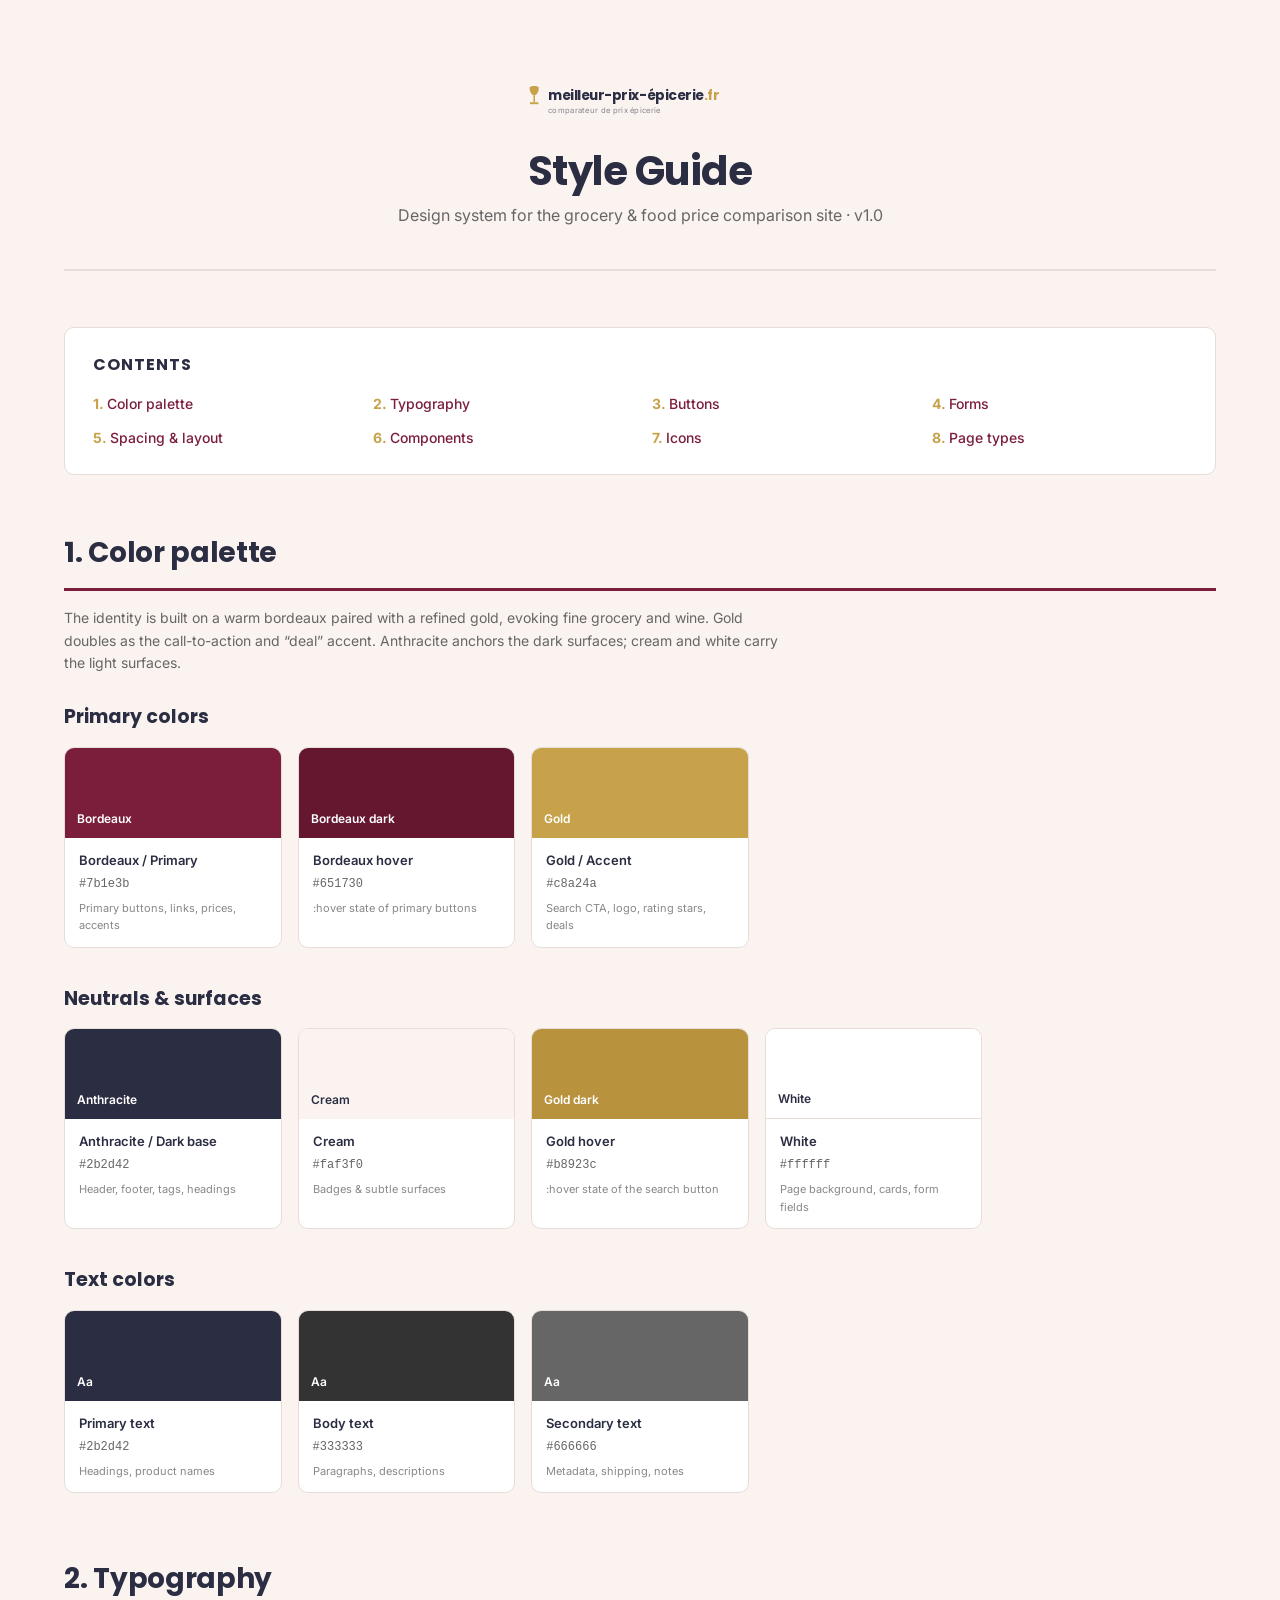
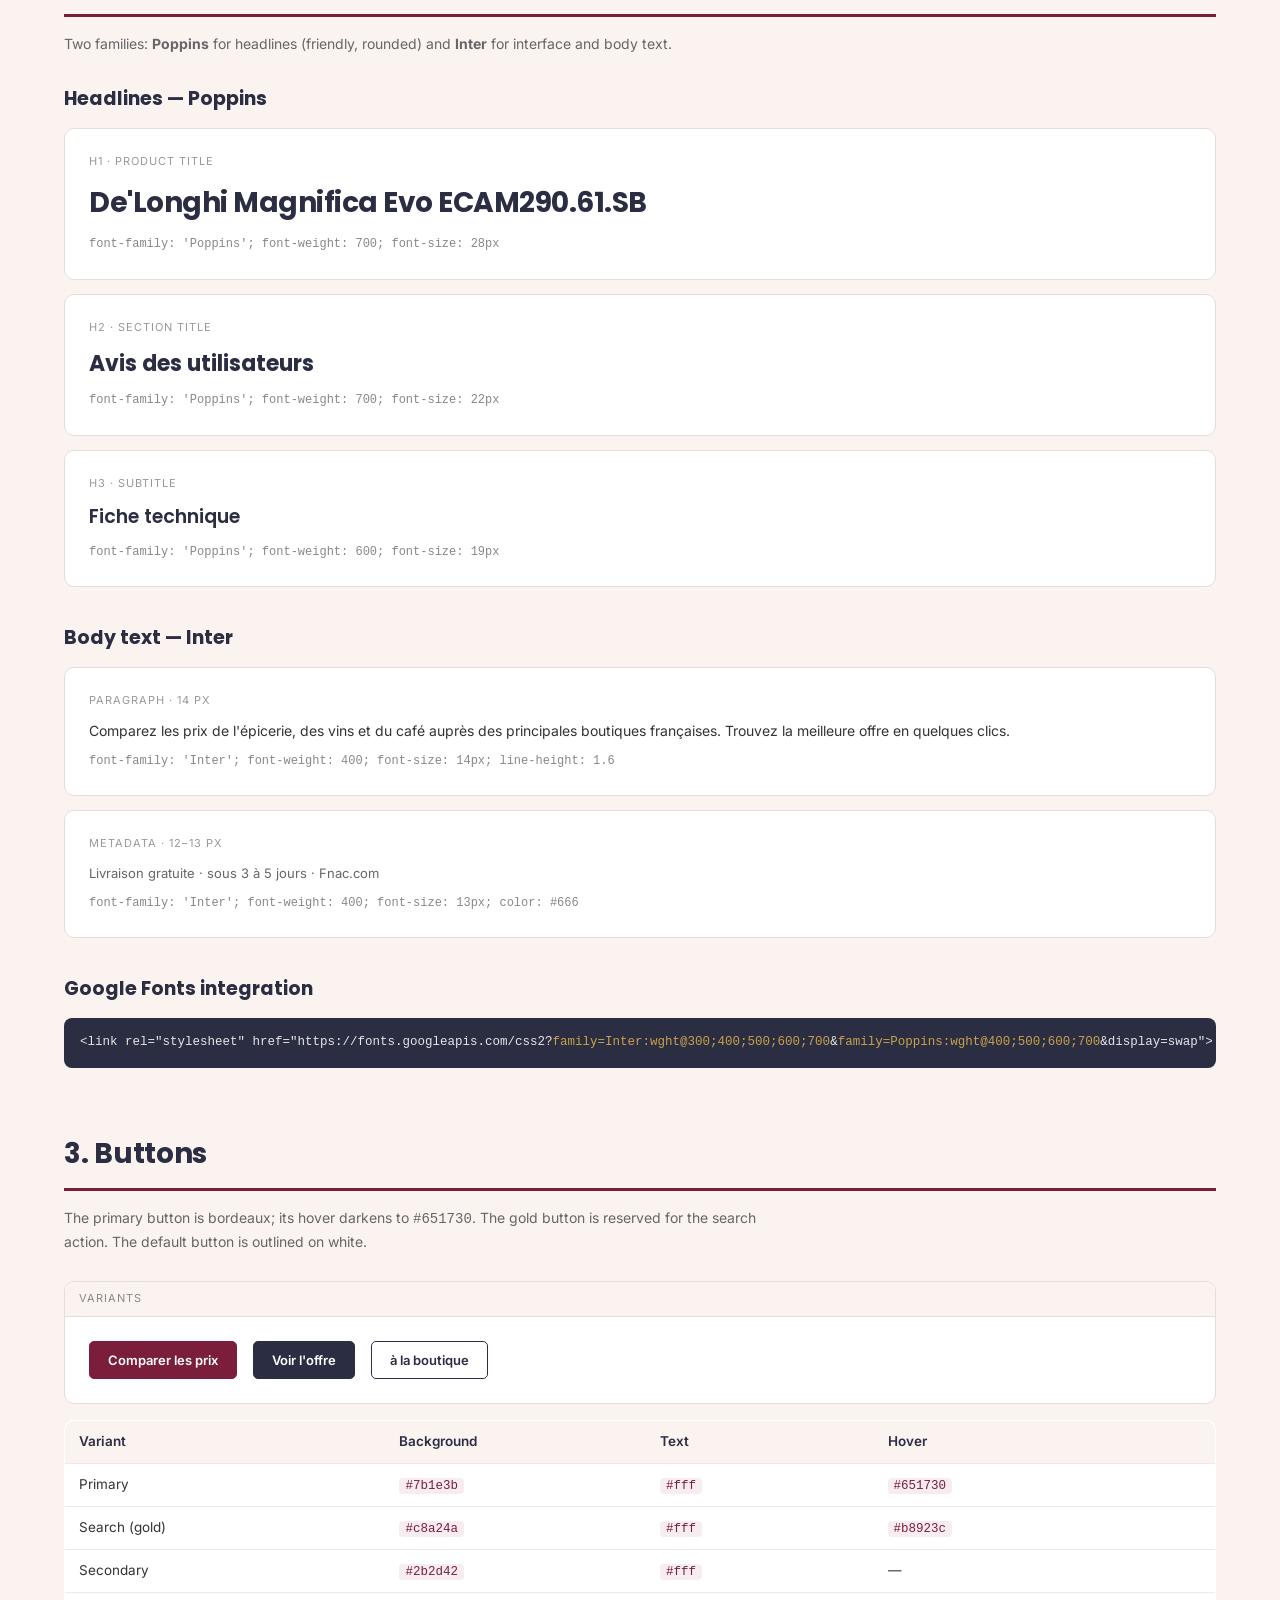
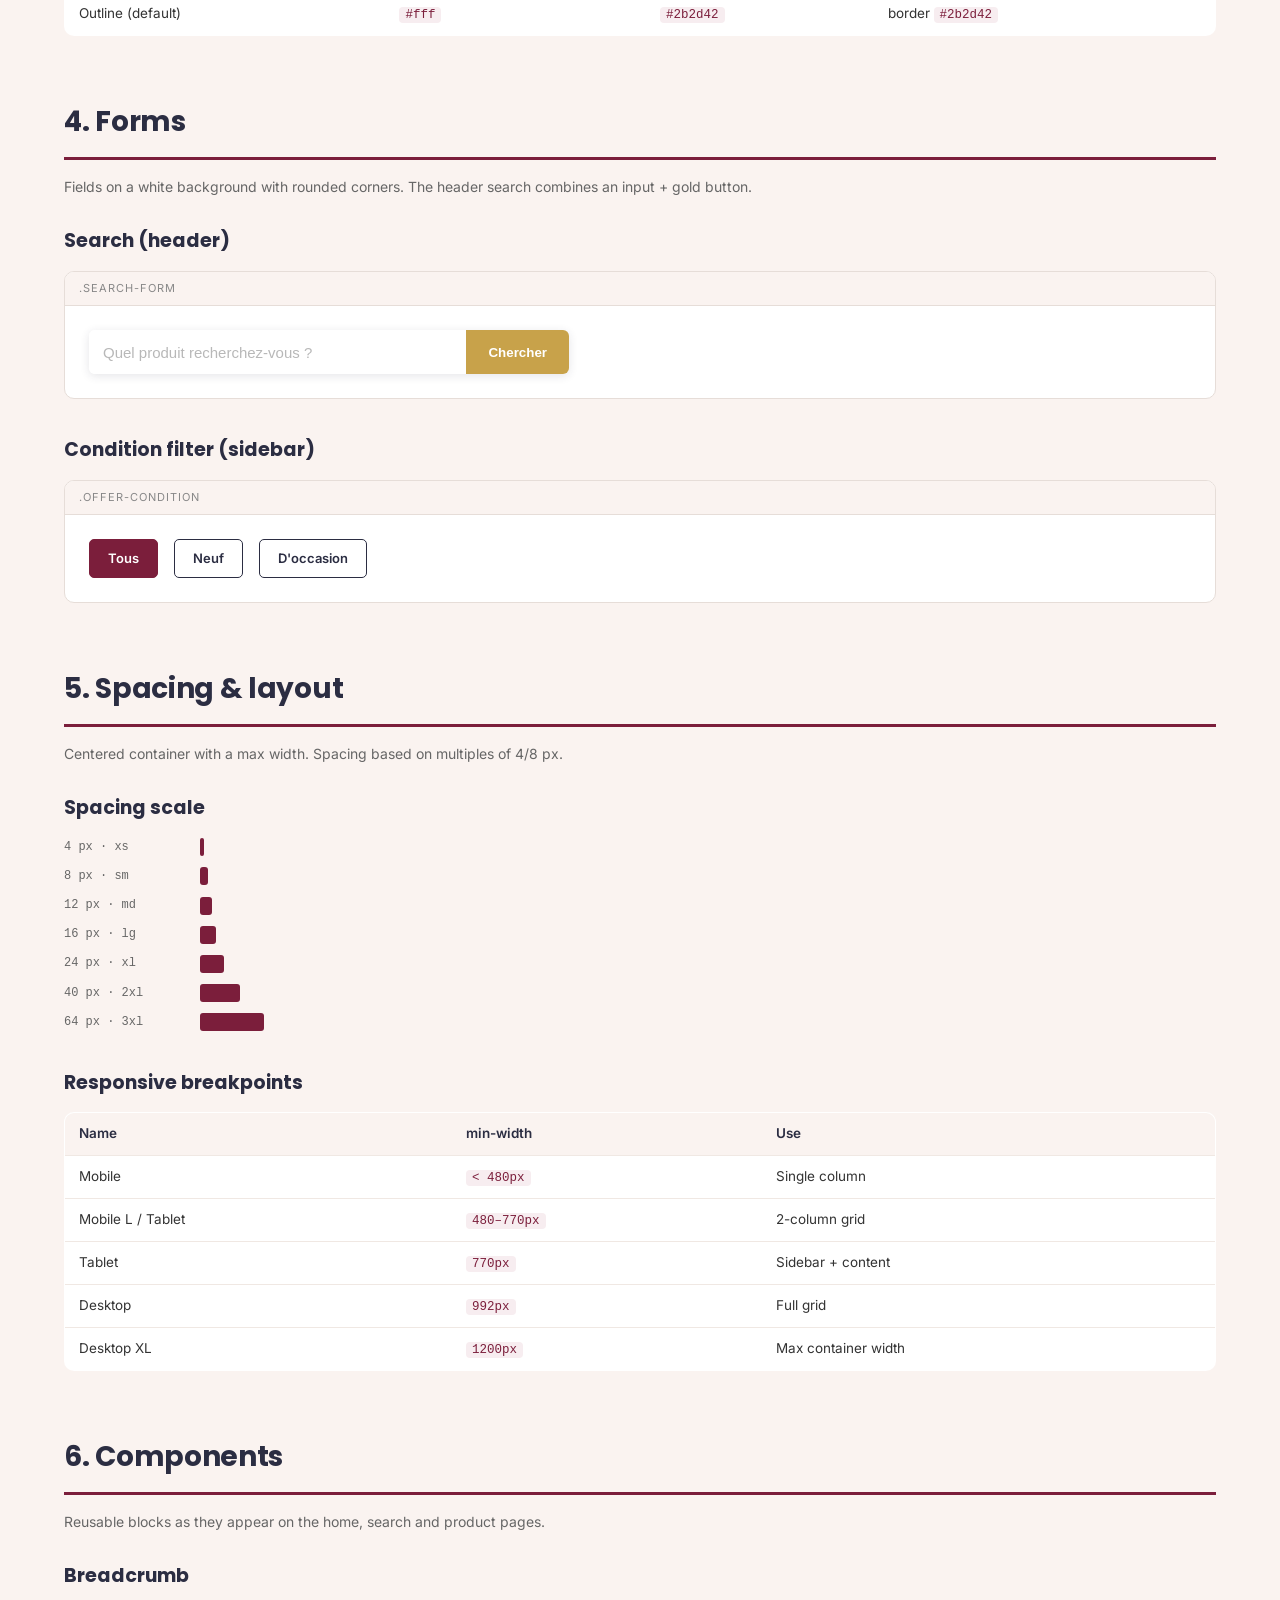
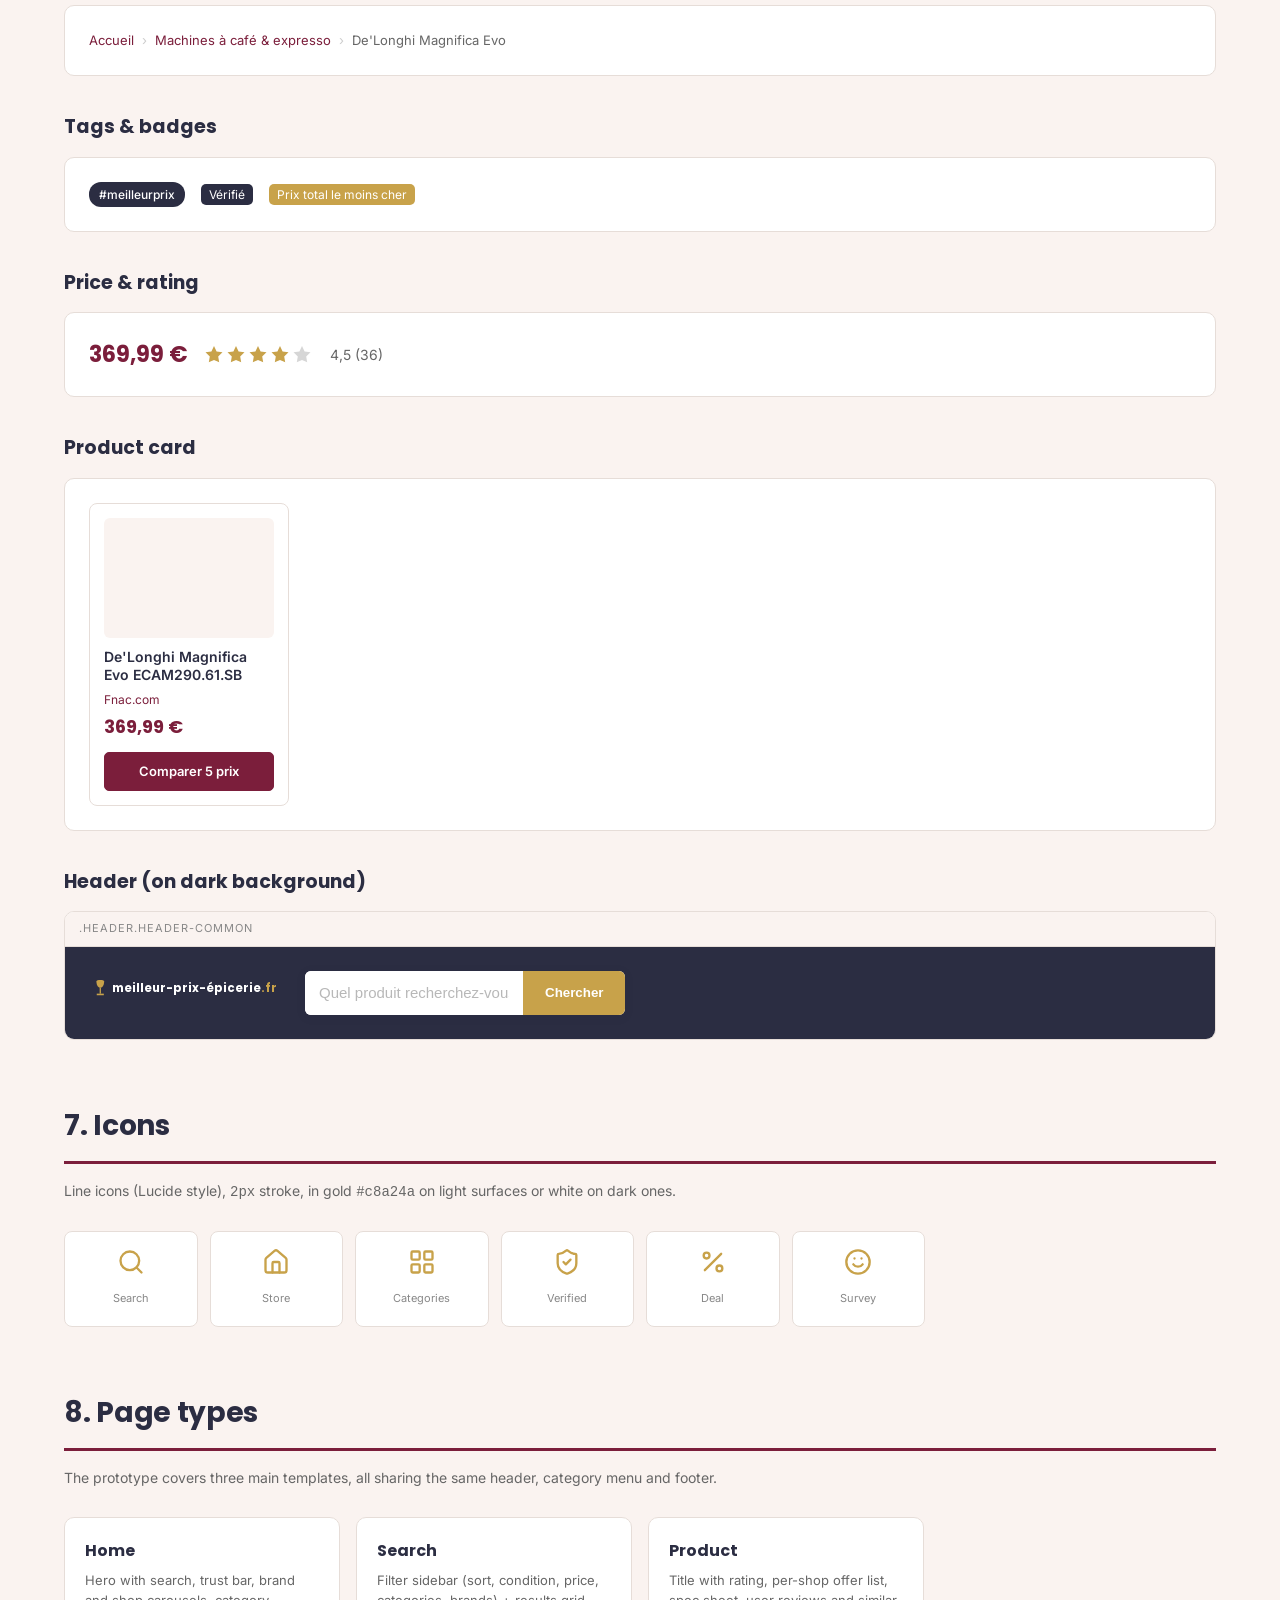
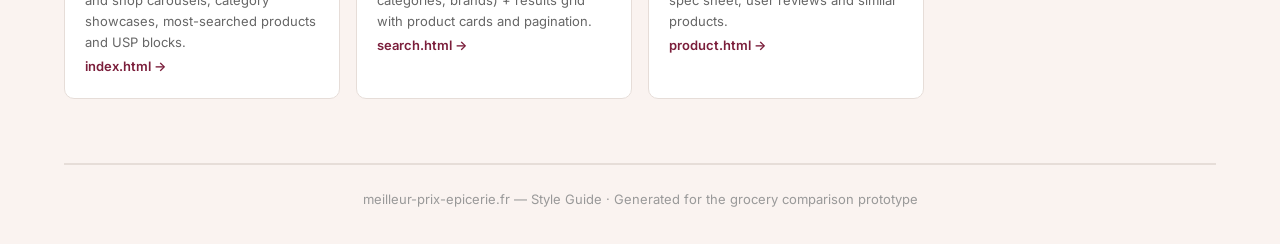
<file: meilleur-prix-epicerie/Styleguide.html>
<!DOCTYPE html>
<html lang="en">
<head>
<meta charset="UTF-8">
<meta name="viewport" content="width=device-width, initial-scale=1.0">
<title>meilleur-prix-epicerie.fr — Style Guide</title>
<link rel="preconnect" href="https://fonts.googleapis.com">
<link rel="preconnect" href="https://fonts.gstatic.com" crossorigin>
<link rel="stylesheet" href="https://fonts.googleapis.com/css2?family=Inter:wght@300;400;500;600;700&family=Poppins:wght@400;500;600;700&display=swap">
<style>
  * { box-sizing: border-box; margin: 0; padding: 0; }
  body { font-family: 'Inter', sans-serif; color: #333; background: #faf3f0; line-height: 1.6; }

  /* Layout */
  .sg-wrapper { max-width: 1200px; margin: 0 auto; padding: 40px 24px; }
  .sg-header { text-align: center; margin-bottom: 56px; padding: 40px 0; border-bottom: 2px solid #e6ddd8; }
  .sg-header .sg-logo { display:inline-flex; align-items:center; gap:12px; margin-bottom:16px; }
  .sg-header h1 { font-family: 'Poppins', sans-serif; font-size: 40px; color: #2b2d42; letter-spacing: -0.5px; }
  .sg-header p { font-size: 16px; color: #666; }

  .sg-toc { background:#fff; border:1px solid #e6ddd8; border-radius:10px; padding:24px 28px; margin-bottom:56px; }
  .sg-toc h2 { font-family:'Poppins',sans-serif; font-size:16px; color:#2b2d42; margin-bottom:14px; text-transform:uppercase; letter-spacing:1px; }
  .sg-toc ol { list-style:none; display:grid; grid-template-columns:repeat(auto-fill,minmax(200px,1fr)); gap:8px 24px; counter-reset:toc; }
  .sg-toc li { counter-increment:toc; }
  .sg-toc a { color:#7b1e3b; text-decoration:none; font-size:14px; font-weight:500; }
  .sg-toc a::before { content:counter(toc) ". "; color:#c8a24a; font-weight:700; }
  .sg-toc a:hover { text-decoration:underline; }

  .sg-section { margin-bottom: 64px; scroll-margin-top: 20px; }
  .sg-section-title { font-family:'Poppins',sans-serif; font-size:28px; color:#2b2d42; margin-bottom:8px; padding-bottom:12px; border-bottom:3px solid #7b1e3b; letter-spacing:-0.3px; }
  .sg-section-desc { font-size:14px; color:#666; margin:16px 0 28px; max-width:720px; }
  .sg-subsection { margin-bottom:36px; }
  .sg-subsection-title { font-family:'Poppins',sans-serif; font-size:19px; color:#2b2d42; margin-bottom:14px; }

  /* Colors */
  .sg-colors { display:grid; grid-template-columns:repeat(auto-fill,minmax(200px,1fr)); gap:16px; }
  .sg-color-card { background:#fff; border:1px solid #e6ddd8; border-radius:10px; overflow:hidden; }
  .sg-color-swatch { height:90px; display:flex; align-items:flex-end; justify-content:flex-start; padding:10px 12px; color:#fff; font-size:12px; font-weight:600; }
  .sg-color-info { padding:12px 14px; }
  .sg-color-name { font-weight:600; font-size:13px; color:#2b2d42; margin-bottom:4px; }
  .sg-color-hex { font-size:12px; color:#666; font-family:'SFMono-Regular',Consolas,monospace; }
  .sg-color-usage { font-size:11px; color:#888; margin-top:6px; }

  /* Type samples */
  .sg-type-sample { background:#fff; border:1px solid #e6ddd8; border-radius:10px; padding:24px; margin-bottom:14px; }
  .sg-type-label { font-size:11px; text-transform:uppercase; letter-spacing:1px; color:#999; margin-bottom:10px; }
  .sg-type-meta { font-size:12px; color:#888; margin-top:10px; font-family:monospace; }

  /* Preview boxes */
  .sg-preview { background:#fff; border:1px solid #e6ddd8; border-radius:10px; overflow:hidden; margin-bottom:16px; }
  .sg-preview-header { background:#faf3f0; border-bottom:1px solid #e6ddd8; padding:8px 14px; font-size:11px; text-transform:uppercase; letter-spacing:1px; color:#888; }
  .sg-preview-body { padding:24px; display:flex; flex-wrap:wrap; gap:16px; align-items:center; }
  .sg-preview-body--dark { background:#2b2d42; }

  /* Code */
  .sg-code { background:#2b2d42; color:#e6e6e6; border-radius:8px; padding:14px 16px; font-family:'SFMono-Regular',Consolas,monospace; font-size:12.5px; line-height:1.7; overflow-x:auto; white-space:pre; }
  .sg-code .tok { color:#c8a24a; }

  /* Tables */
  .sg-table { width:100%; border-collapse:collapse; background:#fff; border:1px solid #e6ddd8; border-radius:10px; overflow:hidden; font-size:13.5px; }
  .sg-table th, .sg-table td { text-align:left; padding:10px 14px; border-bottom:1px solid #f0e8e3; }
  .sg-table th { background:#faf3f0; font-weight:600; color:#2b2d42; }
  .sg-table tr:last-child td { border-bottom:0; }
  .sg-table code { font-family:monospace; font-size:12.5px; color:#7b1e3b; background:#f7edf0; padding:1px 6px; border-radius:4px; }

  /* Spacing */
  .sg-spacing-item { display:flex; align-items:center; gap:16px; margin-bottom:10px; }
  .sg-spacing-bar { background:#7b1e3b; height:18px; border-radius:3px; }
  .sg-spacing-item .label { font-family:monospace; font-size:12px; color:#666; width:120px; }

  /* Live component demo styles (mirrors production tokens) */
  .demo-btn { font-family:'Inter',sans-serif; font-size:13px; font-weight:600; border-radius:5px; padding:8px 18px; cursor:pointer; display:inline-block; text-align:center; border:1px solid #2b2d42; background:#fff; color:#2b2d42; text-decoration:none; }
  .demo-btn.primary { background:#7b1e3b; border-color:#7b1e3b; color:#fff; }
  .demo-btn.primary:hover { background:#651730; border-color:#651730; }
  .demo-btn.secondary { background:#2b2d42; border-color:#2b2d42; color:#fff; }
  .demo-tag { display:inline-block; background:#2b2d42; font-size:12px; font-weight:500; color:#fff; border-radius:12px; padding:3px 10px; }
  .demo-badge { border-radius:5px; padding:1px 8px; color:#fff; background:#2b2d42; font-size:12px; }
  .demo-badge.deal { background:#c8a24a; }
  .demo-search { display:flex; height:44px; background:#fff; border-radius:6px; overflow:hidden; box-shadow:0 2px 10px rgba(43,45,66,.12); max-width:480px; width:100%; }
  .demo-search input { border:0; flex-grow:1; padding:0 14px; font-size:15px; color:#000; outline:none; }
  .demo-search input::placeholder { color:#b8b8b8; }
  .demo-search button { border:0; background:#c8a24a; color:#fff; font-weight:600; padding:0 22px; cursor:pointer; }
  .demo-search button:hover { background:#b8923c; }
  .demo-price { font-family:'Poppins',sans-serif; font-weight:700; color:#7b1e3b; font-size:22px; }
  .demo-stars { display:inline-block; width:110px; height:20px; vertical-align:middle;
    background:linear-gradient(90deg,#c8a24a 80%,#d6d6d6 80%);
    -webkit-mask:url("data:image/svg+xml,%3Csvg xmlns='http://www.w3.org/2000/svg' width='110' height='20' viewBox='0 0 110 20'%3E%3Cg fill='black'%3E%3Cpath d='M10 1l2.6 5.4 5.9.9-4.3 4.1 1 5.9L10 14.9 4.8 17.3l1-5.9L1.5 7.3l5.9-.9z'/%3E%3Cpath d='M32 1l2.6 5.4 5.9.9-4.3 4.1 1 5.9L32 14.9l-5.2 2.4 1-5.9-4.3-4.1 5.9-.9z'/%3E%3Cpath d='M54 1l2.6 5.4 5.9.9-4.3 4.1 1 5.9L54 14.9l-5.2 2.4 1-5.9-4.3-4.1 5.9-.9z'/%3E%3Cpath d='M76 1l2.6 5.4 5.9.9-4.3 4.1 1 5.9L76 14.9l-5.2 2.4 1-5.9-4.3-4.1 5.9-.9z'/%3E%3Cpath d='M98 1l2.6 5.4 5.9.9-4.3 4.1 1 5.9L98 14.9l-5.2 2.4 1-5.9-4.3-4.1 5.9-.9z'/%3E%3C/g%3E%3C/svg%3E") no-repeat;
    mask:url("data:image/svg+xml,%3Csvg xmlns='http://www.w3.org/2000/svg' width='110' height='20' viewBox='0 0 110 20'%3E%3Cg fill='black'%3E%3Cpath d='M10 1l2.6 5.4 5.9.9-4.3 4.1 1 5.9L10 14.9 4.8 17.3l1-5.9L1.5 7.3l5.9-.9z'/%3E%3Cpath d='M32 1l2.6 5.4 5.9.9-4.3 4.1 1 5.9L32 14.9l-5.2 2.4 1-5.9-4.3-4.1 5.9-.9z'/%3E%3Cpath d='M54 1l2.6 5.4 5.9.9-4.3 4.1 1 5.9L54 14.9l-5.2 2.4 1-5.9-4.3-4.1 5.9-.9z'/%3E%3Cpath d='M76 1l2.6 5.4 5.9.9-4.3 4.1 1 5.9L76 14.9l-5.2 2.4 1-5.9-4.3-4.1 5.9-.9z'/%3E%3Cpath d='M98 1l2.6 5.4 5.9.9-4.3 4.1 1 5.9L98 14.9l-5.2 2.4 1-5.9-4.3-4.1 5.9-.9z'/%3E%3C/g%3E%3C/svg%3E") no-repeat; }
  .demo-breadcrumb { font-size:13px; color:#666; }
  .demo-breadcrumb a { color:#7b1e3b; text-decoration:none; }
  .demo-breadcrumb span { margin:0 8px; color:#ccc; }
  .demo-card { width:200px; border:1px solid #e6ddd8; border-radius:8px; padding:14px; background:#fff; }
  .demo-card__img { height:120px; background:#faf3f0; border-radius:6px; margin-bottom:10px; }
  .demo-card__title { font-size:14px; font-weight:600; color:#2b2d42; margin-bottom:6px; line-height:1.3; }
  .demo-card__shop { font-size:12px; color:#7b1e3b; margin-bottom:4px; }
  .sg-icon-grid { display:grid; grid-template-columns:repeat(auto-fill,minmax(120px,1fr)); gap:12px; }
  .sg-icon-item { background:#fff; border:1px solid #e6ddd8; border-radius:8px; padding:16px; text-align:center; }
  .sg-icon-item svg { display:block; margin:0 auto 8px; }
  .sg-icon-item span { font-size:11px; color:#888; }
  .sg-pages { display:grid; grid-template-columns:repeat(auto-fill,minmax(220px,1fr)); gap:16px; }
  .sg-page-card { background:#fff; border:1px solid #e6ddd8; border-radius:10px; padding:20px; }
  .sg-page-card h3 { font-family:'Poppins',sans-serif; font-size:16px; color:#2b2d42; margin-bottom:6px; }
  .sg-page-card p { font-size:13px; color:#666; }
  .sg-page-card a { color:#7b1e3b; font-size:13px; font-weight:600; text-decoration:none; }
  .sg-footer { margin-top:60px; padding-top:24px; border-top:2px solid #e6ddd8; text-align:center; font-size:13px; color:#999; }
</style>
</head>
<body>
<div class="sg-wrapper">

  <header class="sg-header">
    <div class="sg-logo">
      <svg xmlns="http://www.w3.org/2000/svg" viewBox="0 0 300 56" width="230" height="43" aria-label="meilleur-prix-épicerie.fr">
        <g fill="#c8a24a" transform="translate(6,8)">
          <path d="M0 2 C0 -1, 12 -1, 12 2 C12 9, 8 12, 6 12 C4 12, 0 9, 0 2 Z"></path>
          <rect x="5" y="12" width="2" height="9"></rect>
          <rect x="0.5" y="21" width="11" height="2.5"></rect>
        </g>
        <text x="30" y="26" fill="#2b2d42" font-family="Poppins, sans-serif" font-size="18" font-weight="700" letter-spacing="-0.6">meilleur-prix-épicerie<tspan fill="#c8a24a">.fr</tspan></text>
        <text x="30" y="43" fill="rgba(43,45,66,0.55)" font-family="Inter, sans-serif" font-size="10" font-weight="400" letter-spacing="0.4">comparateur de prix épicerie</text>
      </svg>
    </div>
    <h1>Style Guide</h1>
    <p>Design system for the grocery &amp; food price comparison site · v1.0</p>
  </header>

  <nav class="sg-toc">
    <h2>Contents</h2>
    <ol>
      <li><a href="#colors">Color palette</a></li>
      <li><a href="#typography">Typography</a></li>
      <li><a href="#buttons">Buttons</a></li>
      <li><a href="#forms">Forms</a></li>
      <li><a href="#spacing">Spacing &amp; layout</a></li>
      <li><a href="#components">Components</a></li>
      <li><a href="#icons">Icons</a></li>
      <li><a href="#pages">Page types</a></li>
    </ol>
  </nav>

  <!-- 1. COLORS -->
  <section class="sg-section" id="colors">
    <h2 class="sg-section-title">1. Color palette</h2>
    <p class="sg-section-desc">The identity is built on a warm bordeaux paired with a refined gold, evoking fine grocery and wine. Gold doubles as the call-to-action and “deal” accent. Anthracite anchors the dark surfaces; cream and white carry the light surfaces.</p>

    <div class="sg-subsection">
      <h3 class="sg-subsection-title">Primary colors</h3>
      <div class="sg-colors">
        <div class="sg-color-card">
          <div class="sg-color-swatch" style="background:#7b1e3b;">Bordeaux</div>
          <div class="sg-color-info"><div class="sg-color-name">Bordeaux / Primary</div><div class="sg-color-hex">#7b1e3b</div><div class="sg-color-usage">Primary buttons, links, prices, accents</div></div>
        </div>
        <div class="sg-color-card">
          <div class="sg-color-swatch" style="background:#651730;">Bordeaux dark</div>
          <div class="sg-color-info"><div class="sg-color-name">Bordeaux hover</div><div class="sg-color-hex">#651730</div><div class="sg-color-usage">:hover state of primary buttons</div></div>
        </div>
        <div class="sg-color-card">
          <div class="sg-color-swatch" style="background:#c8a24a;">Gold</div>
          <div class="sg-color-info"><div class="sg-color-name">Gold / Accent</div><div class="sg-color-hex">#c8a24a</div><div class="sg-color-usage">Search CTA, logo, rating stars, deals</div></div>
        </div>
      </div>
    </div>

    <div class="sg-subsection">
      <h3 class="sg-subsection-title">Neutrals &amp; surfaces</h3>
      <div class="sg-colors">
        <div class="sg-color-card">
          <div class="sg-color-swatch" style="background:#2b2d42;">Anthracite</div>
          <div class="sg-color-info"><div class="sg-color-name">Anthracite / Dark base</div><div class="sg-color-hex">#2b2d42</div><div class="sg-color-usage">Header, footer, tags, headings</div></div>
        </div>
        <div class="sg-color-card">
          <div class="sg-color-swatch" style="background:#faf3f0; color:#2b2d42;">Cream</div>
          <div class="sg-color-info"><div class="sg-color-name">Cream</div><div class="sg-color-hex">#faf3f0</div><div class="sg-color-usage">Badges &amp; subtle surfaces</div></div>
        </div>
        <div class="sg-color-card">
          <div class="sg-color-swatch" style="background:#b8923c;">Gold dark</div>
          <div class="sg-color-info"><div class="sg-color-name">Gold hover</div><div class="sg-color-hex">#b8923c</div><div class="sg-color-usage">:hover state of the search button</div></div>
        </div>
        <div class="sg-color-card">
          <div class="sg-color-swatch" style="background:#ffffff; color:#2b2d42; border-bottom:1px solid #e6ddd8;">White</div>
          <div class="sg-color-info"><div class="sg-color-name">White</div><div class="sg-color-hex">#ffffff</div><div class="sg-color-usage">Page background, cards, form fields</div></div>
        </div>
      </div>
    </div>

    <div class="sg-subsection">
      <h3 class="sg-subsection-title">Text colors</h3>
      <div class="sg-colors">
        <div class="sg-color-card">
          <div class="sg-color-swatch" style="background:#2b2d42;">Aa</div>
          <div class="sg-color-info"><div class="sg-color-name">Primary text</div><div class="sg-color-hex">#2b2d42</div><div class="sg-color-usage">Headings, product names</div></div>
        </div>
        <div class="sg-color-card">
          <div class="sg-color-swatch" style="background:#333333;">Aa</div>
          <div class="sg-color-info"><div class="sg-color-name">Body text</div><div class="sg-color-hex">#333333</div><div class="sg-color-usage">Paragraphs, descriptions</div></div>
        </div>
        <div class="sg-color-card">
          <div class="sg-color-swatch" style="background:#666666;">Aa</div>
          <div class="sg-color-info"><div class="sg-color-name">Secondary text</div><div class="sg-color-hex">#666666</div><div class="sg-color-usage">Metadata, shipping, notes</div></div>
        </div>
      </div>
    </div>
  </section>

  <!-- 2. TYPOGRAPHY -->
  <section class="sg-section" id="typography">
    <h2 class="sg-section-title">2. Typography</h2>
    <p class="sg-section-desc">Two families: <strong>Poppins</strong> for headlines (friendly, rounded) and <strong>Inter</strong> for interface and body text.</p>

    <div class="sg-subsection">
      <h3 class="sg-subsection-title">Headlines — Poppins</h3>
      <div class="sg-type-sample">
        <div class="sg-type-label">H1 · Product title</div>
        <div style="font-family:'Poppins',sans-serif; font-weight:700; font-size:28px; color:#2b2d42; letter-spacing:-0.5px;">De'Longhi Magnifica Evo ECAM290.61.SB</div>
        <div class="sg-type-meta">font-family: 'Poppins'; font-weight: 700; font-size: 28px</div>
      </div>
      <div class="sg-type-sample">
        <div class="sg-type-label">H2 · Section title</div>
        <div style="font-family:'Poppins',sans-serif; font-weight:700; font-size:22px; color:#2b2d42;">Avis des utilisateurs</div>
        <div class="sg-type-meta">font-family: 'Poppins'; font-weight: 700; font-size: 22px</div>
      </div>
      <div class="sg-type-sample">
        <div class="sg-type-label">H3 · Subtitle</div>
        <div style="font-family:'Poppins',sans-serif; font-weight:600; font-size:19px; color:#2b2d42;">Fiche technique</div>
        <div class="sg-type-meta">font-family: 'Poppins'; font-weight: 600; font-size: 19px</div>
      </div>
    </div>

    <div class="sg-subsection">
      <h3 class="sg-subsection-title">Body text — Inter</h3>
      <div class="sg-type-sample">
        <div class="sg-type-label">Paragraph · 14 px</div>
        <div style="font-family:'Inter',sans-serif; font-size:14px; color:#333;">Comparez les prix de l'épicerie, des vins et du café auprès des principales boutiques françaises. Trouvez la meilleure offre en quelques clics.</div>
        <div class="sg-type-meta">font-family: 'Inter'; font-weight: 400; font-size: 14px; line-height: 1.6</div>
      </div>
      <div class="sg-type-sample">
        <div class="sg-type-label">Metadata · 12–13 px</div>
        <div style="font-family:'Inter',sans-serif; font-size:13px; color:#666;">Livraison gratuite · sous 3 à 5 jours · Fnac.com</div>
        <div class="sg-type-meta">font-family: 'Inter'; font-weight: 400; font-size: 13px; color: #666</div>
      </div>
    </div>

    <div class="sg-subsection">
      <h3 class="sg-subsection-title">Google Fonts integration</h3>
      <div class="sg-code">&lt;link rel="stylesheet" href="https://fonts.googleapis.com/css2?<span class="tok">family=Inter:wght@300;400;500;600;700</span>&amp;<span class="tok">family=Poppins:wght@400;500;600;700</span>&amp;display=swap"&gt;</div>
    </div>
  </section>

  <!-- 3. BUTTONS -->
  <section class="sg-section" id="buttons">
    <h2 class="sg-section-title">3. Buttons</h2>
    <p class="sg-section-desc">The primary button is bordeaux; its hover darkens to <code>#651730</code>. The gold button is reserved for the search action. The default button is outlined on white.</p>
    <div class="sg-preview">
      <div class="sg-preview-header">Variants</div>
      <div class="sg-preview-body">
        <a class="demo-btn primary" href="#buttons">Comparer les prix</a>
        <a class="demo-btn secondary" href="#buttons">Voir l'offre</a>
        <a class="demo-btn" href="#buttons">à la boutique</a>
      </div>
    </div>
    <table class="sg-table">
      <tr><th>Variant</th><th>Background</th><th>Text</th><th>Hover</th></tr>
      <tr><td>Primary</td><td><code>#7b1e3b</code></td><td><code>#fff</code></td><td><code>#651730</code></td></tr>
      <tr><td>Search (gold)</td><td><code>#c8a24a</code></td><td><code>#fff</code></td><td><code>#b8923c</code></td></tr>
      <tr><td>Secondary</td><td><code>#2b2d42</code></td><td><code>#fff</code></td><td>—</td></tr>
      <tr><td>Outline (default)</td><td><code>#fff</code></td><td><code>#2b2d42</code></td><td>border <code>#2b2d42</code></td></tr>
    </table>
  </section>

  <!-- 4. FORMS -->
  <section class="sg-section" id="forms">
    <h2 class="sg-section-title">4. Forms</h2>
    <p class="sg-section-desc">Fields on a white background with rounded corners. The header search combines an input + gold button.</p>

    <div class="sg-subsection">
      <h3 class="sg-subsection-title">Search (header)</h3>
      <div class="sg-preview">
        <div class="sg-preview-header">.search-form</div>
        <div class="sg-preview-body">
          <div class="demo-search">
            <input type="text" placeholder="Quel produit recherchez-vous ?">
            <button type="button">Chercher</button>
          </div>
        </div>
      </div>
    </div>

    <div class="sg-subsection">
      <h3 class="sg-subsection-title">Condition filter (sidebar)</h3>
      <div class="sg-preview">
        <div class="sg-preview-header">.offer-condition</div>
        <div class="sg-preview-body">
          <span class="demo-btn primary">Tous</span>
          <span class="demo-btn">Neuf</span>
          <span class="demo-btn">D'occasion</span>
        </div>
      </div>
    </div>
  </section>

  <!-- 5. SPACING -->
  <section class="sg-section" id="spacing">
    <h2 class="sg-section-title">5. Spacing &amp; layout</h2>
    <p class="sg-section-desc">Centered container with a max width. Spacing based on multiples of 4/8 px.</p>

    <div class="sg-subsection">
      <h3 class="sg-subsection-title">Spacing scale</h3>
      <div class="sg-spacing-item"><span class="label">4 px · xs</span><span class="sg-spacing-bar" style="width:4px;"></span></div>
      <div class="sg-spacing-item"><span class="label">8 px · sm</span><span class="sg-spacing-bar" style="width:8px;"></span></div>
      <div class="sg-spacing-item"><span class="label">12 px · md</span><span class="sg-spacing-bar" style="width:12px;"></span></div>
      <div class="sg-spacing-item"><span class="label">16 px · lg</span><span class="sg-spacing-bar" style="width:16px;"></span></div>
      <div class="sg-spacing-item"><span class="label">24 px · xl</span><span class="sg-spacing-bar" style="width:24px;"></span></div>
      <div class="sg-spacing-item"><span class="label">40 px · 2xl</span><span class="sg-spacing-bar" style="width:40px;"></span></div>
      <div class="sg-spacing-item"><span class="label">64 px · 3xl</span><span class="sg-spacing-bar" style="width:64px;"></span></div>
    </div>

    <div class="sg-subsection">
      <h3 class="sg-subsection-title">Responsive breakpoints</h3>
      <table class="sg-table">
        <tr><th>Name</th><th>min-width</th><th>Use</th></tr>
        <tr><td>Mobile</td><td><code>&lt; 480px</code></td><td>Single column</td></tr>
        <tr><td>Mobile L / Tablet</td><td><code>480–770px</code></td><td>2-column grid</td></tr>
        <tr><td>Tablet</td><td><code>770px</code></td><td>Sidebar + content</td></tr>
        <tr><td>Desktop</td><td><code>992px</code></td><td>Full grid</td></tr>
        <tr><td>Desktop XL</td><td><code>1200px</code></td><td>Max container width</td></tr>
      </table>
    </div>
  </section>

  <!-- 6. COMPONENTS -->
  <section class="sg-section" id="components">
    <h2 class="sg-section-title">6. Components</h2>
    <p class="sg-section-desc">Reusable blocks as they appear on the home, search and product pages.</p>

    <div class="sg-subsection">
      <h3 class="sg-subsection-title">Breadcrumb</h3>
      <div class="sg-preview"><div class="sg-preview-body">
        <span class="demo-breadcrumb"><a href="#components">Accueil</a><span>›</span><a href="#components">Machines à café &amp; expresso</a><span>›</span>De'Longhi Magnifica Evo</span>
      </div></div>
    </div>

    <div class="sg-subsection">
      <h3 class="sg-subsection-title">Tags &amp; badges</h3>
      <div class="sg-preview"><div class="sg-preview-body">
        <span class="demo-tag">#meilleurprix</span>
        <span class="demo-badge">Vérifié</span>
        <span class="demo-badge deal">Prix total le moins cher</span>
      </div></div>
    </div>

    <div class="sg-subsection">
      <h3 class="sg-subsection-title">Price &amp; rating</h3>
      <div class="sg-preview"><div class="sg-preview-body">
        <span class="demo-price">369,99&nbsp;€</span>
        <span class="demo-stars" title="4,5 sur 5"></span>
        <span style="font-size:14px;color:#666;">4,5 (36)</span>
      </div></div>
    </div>

    <div class="sg-subsection">
      <h3 class="sg-subsection-title">Product card</h3>
      <div class="sg-preview"><div class="sg-preview-body">
        <div class="demo-card">
          <div class="demo-card__img"></div>
          <div class="demo-card__title">De'Longhi Magnifica Evo ECAM290.61.SB</div>
          <div class="demo-card__shop">Fnac.com</div>
          <span class="demo-price" style="font-size:18px;">369,99&nbsp;€</span>
          <div style="margin-top:10px;"><a class="demo-btn primary" style="width:100%;" href="#components">Comparer 5 prix</a></div>
        </div>
      </div></div>
    </div>

    <div class="sg-subsection">
      <h3 class="sg-subsection-title">Header (on dark background)</h3>
      <div class="sg-preview">
        <div class="sg-preview-header">.header.header-common</div>
        <div class="sg-preview-body sg-preview-body--dark">
          <svg xmlns="http://www.w3.org/2000/svg" viewBox="0 0 300 56" width="200" height="36">
            <g fill="#c8a24a" transform="translate(6,8)"><path d="M0 2 C0 -1, 12 -1, 12 2 C12 9, 8 12, 6 12 C4 12, 0 9, 0 2 Z"></path><rect x="5" y="12" width="2" height="9"></rect><rect x="0.5" y="21" width="11" height="2.5"></rect></g>
            <text x="30" y="26" fill="#fff" font-family="Poppins, sans-serif" font-size="18" font-weight="700">meilleur-prix-épicerie<tspan fill="#c8a24a">.fr</tspan></text>
          </svg>
          <div class="demo-search" style="max-width:320px;"><input type="text" placeholder="Quel produit recherchez-vous ?"><button type="button">Chercher</button></div>
        </div>
      </div>
    </div>
  </section>

  <!-- 7. ICONS -->
  <section class="sg-section" id="icons">
    <h2 class="sg-section-title">7. Icons</h2>
    <p class="sg-section-desc">Line icons (Lucide style), <code>2px</code> stroke, in gold <code>#c8a24a</code> on light surfaces or white on dark ones.</p>
    <div class="sg-icon-grid">
      <div class="sg-icon-item"><svg width="28" height="28" viewBox="0 0 24 24" fill="none" stroke="#c8a24a" stroke-width="2" stroke-linecap="round" stroke-linejoin="round"><circle cx="11" cy="11" r="8"/><path d="m21 21-4.3-4.3"/></svg><span>Search</span></div>
      <div class="sg-icon-item"><svg width="28" height="28" viewBox="0 0 24 24" fill="none" stroke="#c8a24a" stroke-width="2" stroke-linecap="round" stroke-linejoin="round"><path d="M15 21v-8a1 1 0 0 0-1-1h-4a1 1 0 0 0-1 1v8"/><path d="M3 10a2 2 0 0 1 .709-1.528l7-5.999a2 2 0 0 1 2.582 0l7 5.999A2 2 0 0 1 21 10v9a2 2 0 0 1-2 2H5a2 2 0 0 1-2-2z"/></svg><span>Store</span></div>
      <div class="sg-icon-item"><svg width="28" height="28" viewBox="0 0 24 24" fill="none" stroke="#c8a24a" stroke-width="2" stroke-linecap="round" stroke-linejoin="round"><rect width="7" height="7" x="3" y="3" rx="1"/><rect width="7" height="7" x="14" y="3" rx="1"/><rect width="7" height="7" x="14" y="14" rx="1"/><rect width="7" height="7" x="3" y="14" rx="1"/></svg><span>Categories</span></div>
      <div class="sg-icon-item"><svg width="28" height="28" viewBox="0 0 24 24" fill="none" stroke="#c8a24a" stroke-width="2" stroke-linecap="round" stroke-linejoin="round"><path d="M20 13c0 5-3.5 7.5-7.66 8.95a1 1 0 0 1-.67-.01C7.5 20.5 4 18 4 13V6a1 1 0 0 1 1-1c2 0 4.5-1.2 6.24-2.72a1.17 1.17 0 0 1 1.52 0C14.51 3.81 17 5 19 5a1 1 0 0 1 1 1z"/><path d="m9 12 2 2 4-4"/></svg><span>Verified</span></div>
      <div class="sg-icon-item"><svg width="28" height="28" viewBox="0 0 24 24" fill="none" stroke="#c8a24a" stroke-width="2" stroke-linecap="round" stroke-linejoin="round"><line x1="19" x2="5" y1="5" y2="19"/><circle cx="6.5" cy="6.5" r="2.5"/><circle cx="17.5" cy="17.5" r="2.5"/></svg><span>Deal</span></div>
      <div class="sg-icon-item"><svg width="28" height="28" viewBox="0 0 24 24" fill="none" stroke="#c8a24a" stroke-width="2" stroke-linecap="round" stroke-linejoin="round"><circle cx="12" cy="12" r="10"/><path d="M8 14s1.5 2 4 2 4-2 4-2"/><line x1="9" y1="9" x2="9.01" y2="9"/><line x1="15" y1="9" x2="15.01" y2="9"/></svg><span>Survey</span></div>
    </div>
  </section>

  <!-- 8. PAGE TYPES -->
  <section class="sg-section" id="pages">
    <h2 class="sg-section-title">8. Page types</h2>
    <p class="sg-section-desc">The prototype covers three main templates, all sharing the same header, category menu and footer.</p>
    <div class="sg-pages">
      <div class="sg-page-card"><h3>Home</h3><p>Hero with search, trust bar, brand and shop carousels, category showcases, most-searched products and USP blocks.</p><a href="index.html">index.html →</a></div>
      <div class="sg-page-card"><h3>Search</h3><p>Filter sidebar (sort, condition, price, categories, brands) + results grid with product cards and pagination.</p><a href="search.html">search.html →</a></div>
      <div class="sg-page-card"><h3>Product</h3><p>Title with rating, per-shop offer list, spec sheet, user reviews and similar products.</p><a href="product.html">product.html →</a></div>
    </div>
  </section>

  <footer class="sg-footer">
    meilleur-prix-epicerie.fr — Style Guide · Generated for the grocery comparison prototype
  </footer>

</div>
</body>
</html>
</file>
